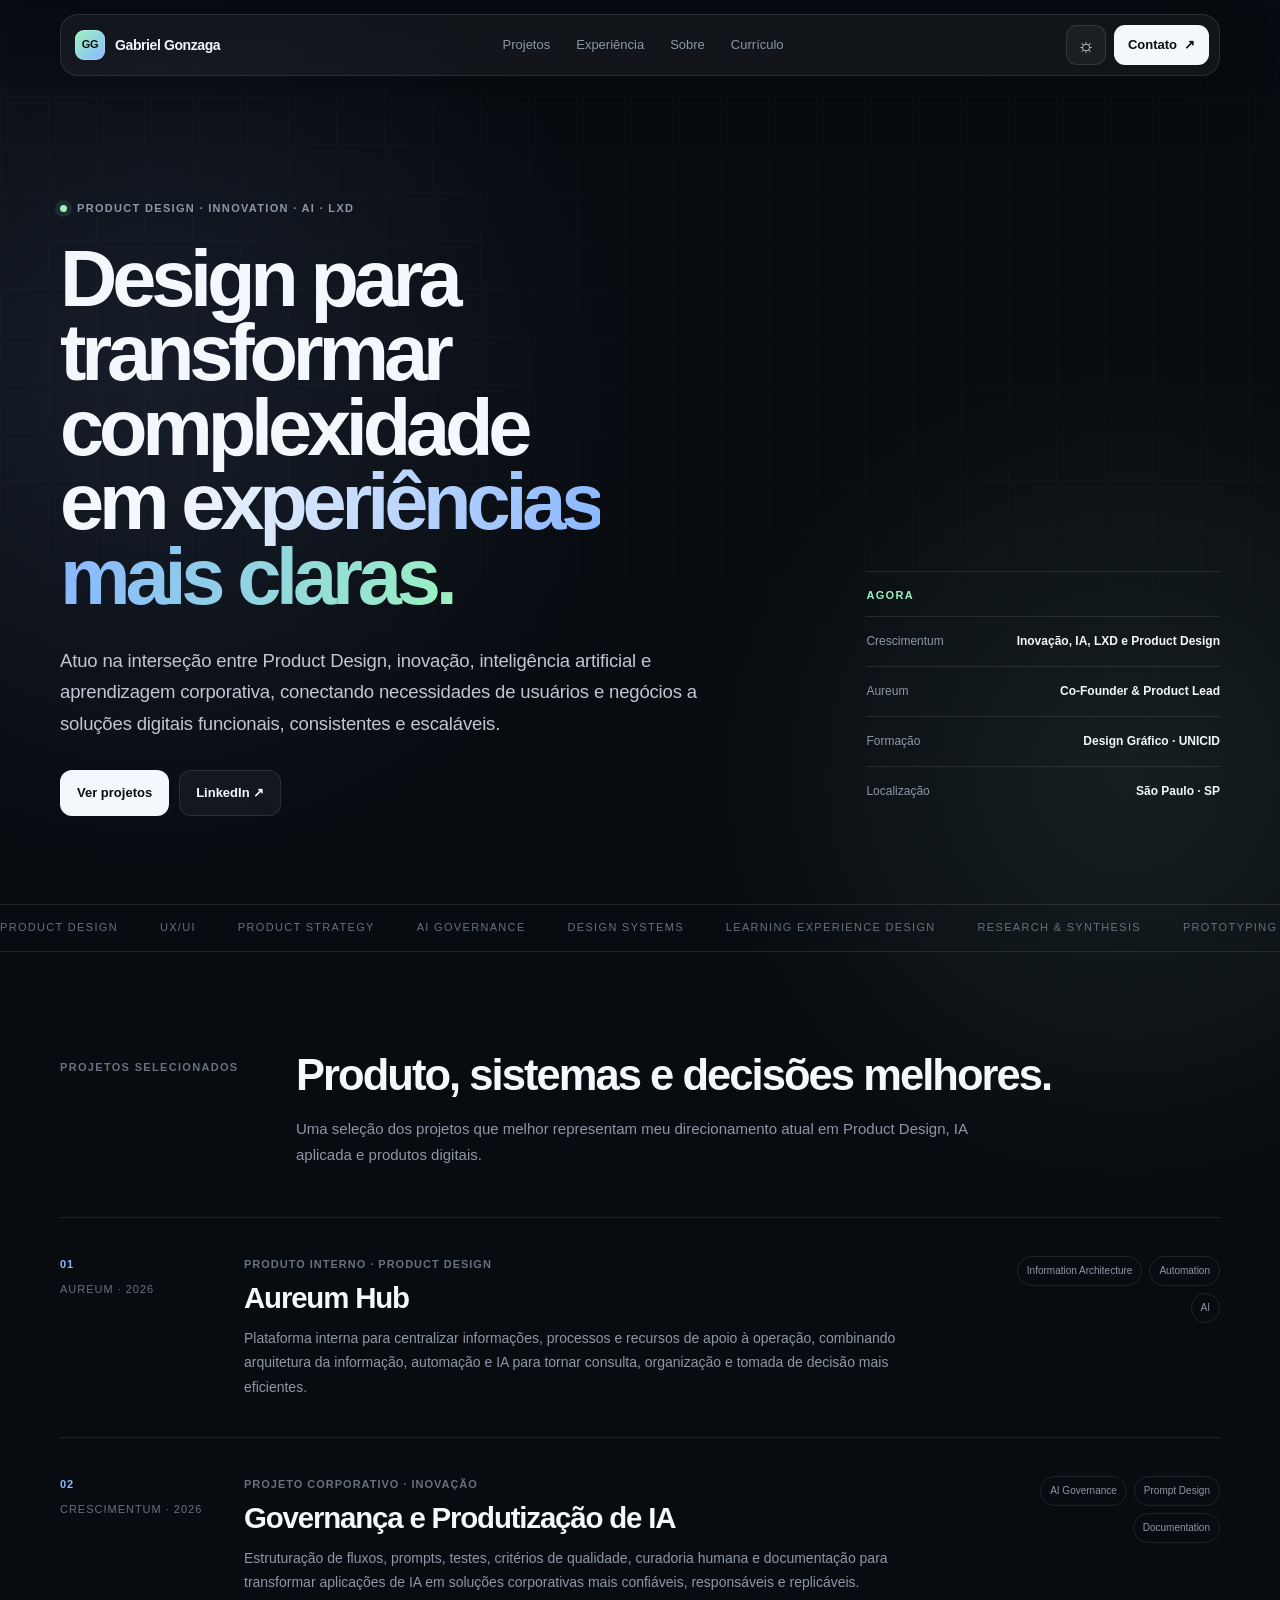
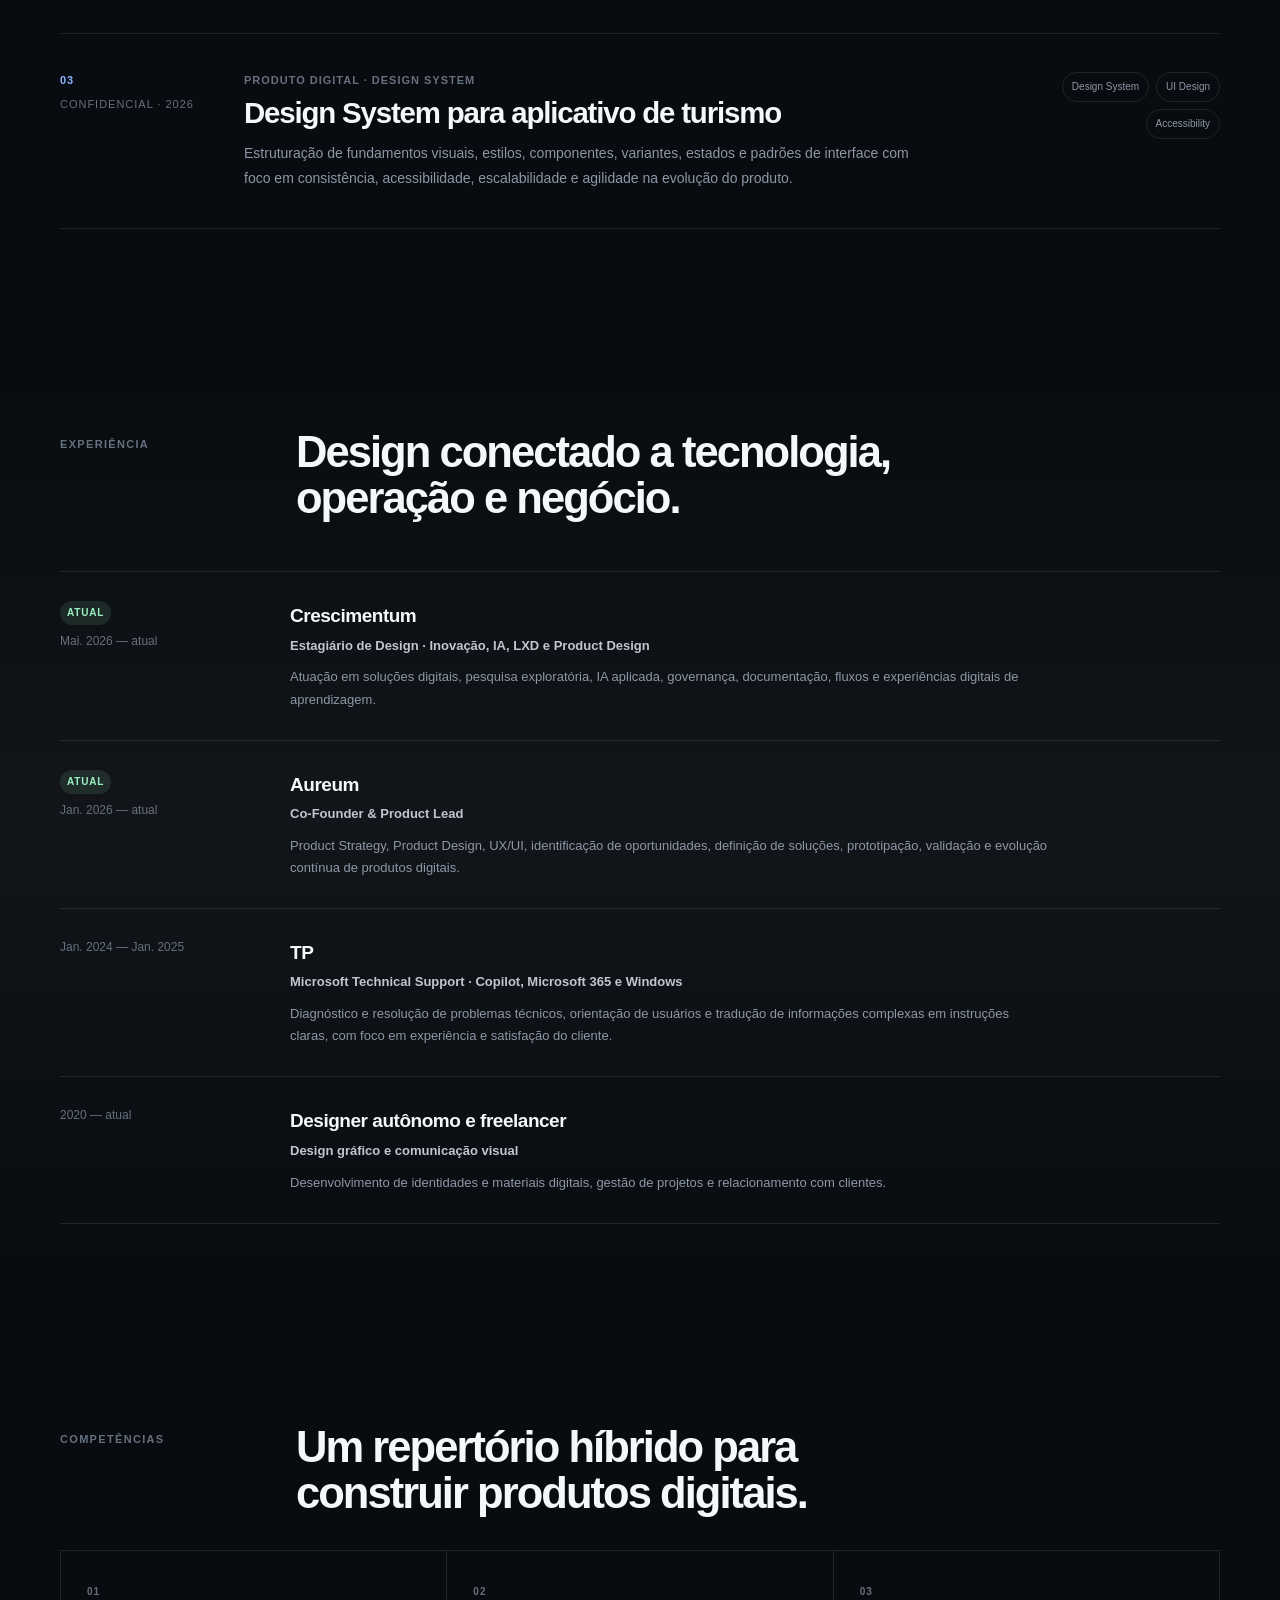
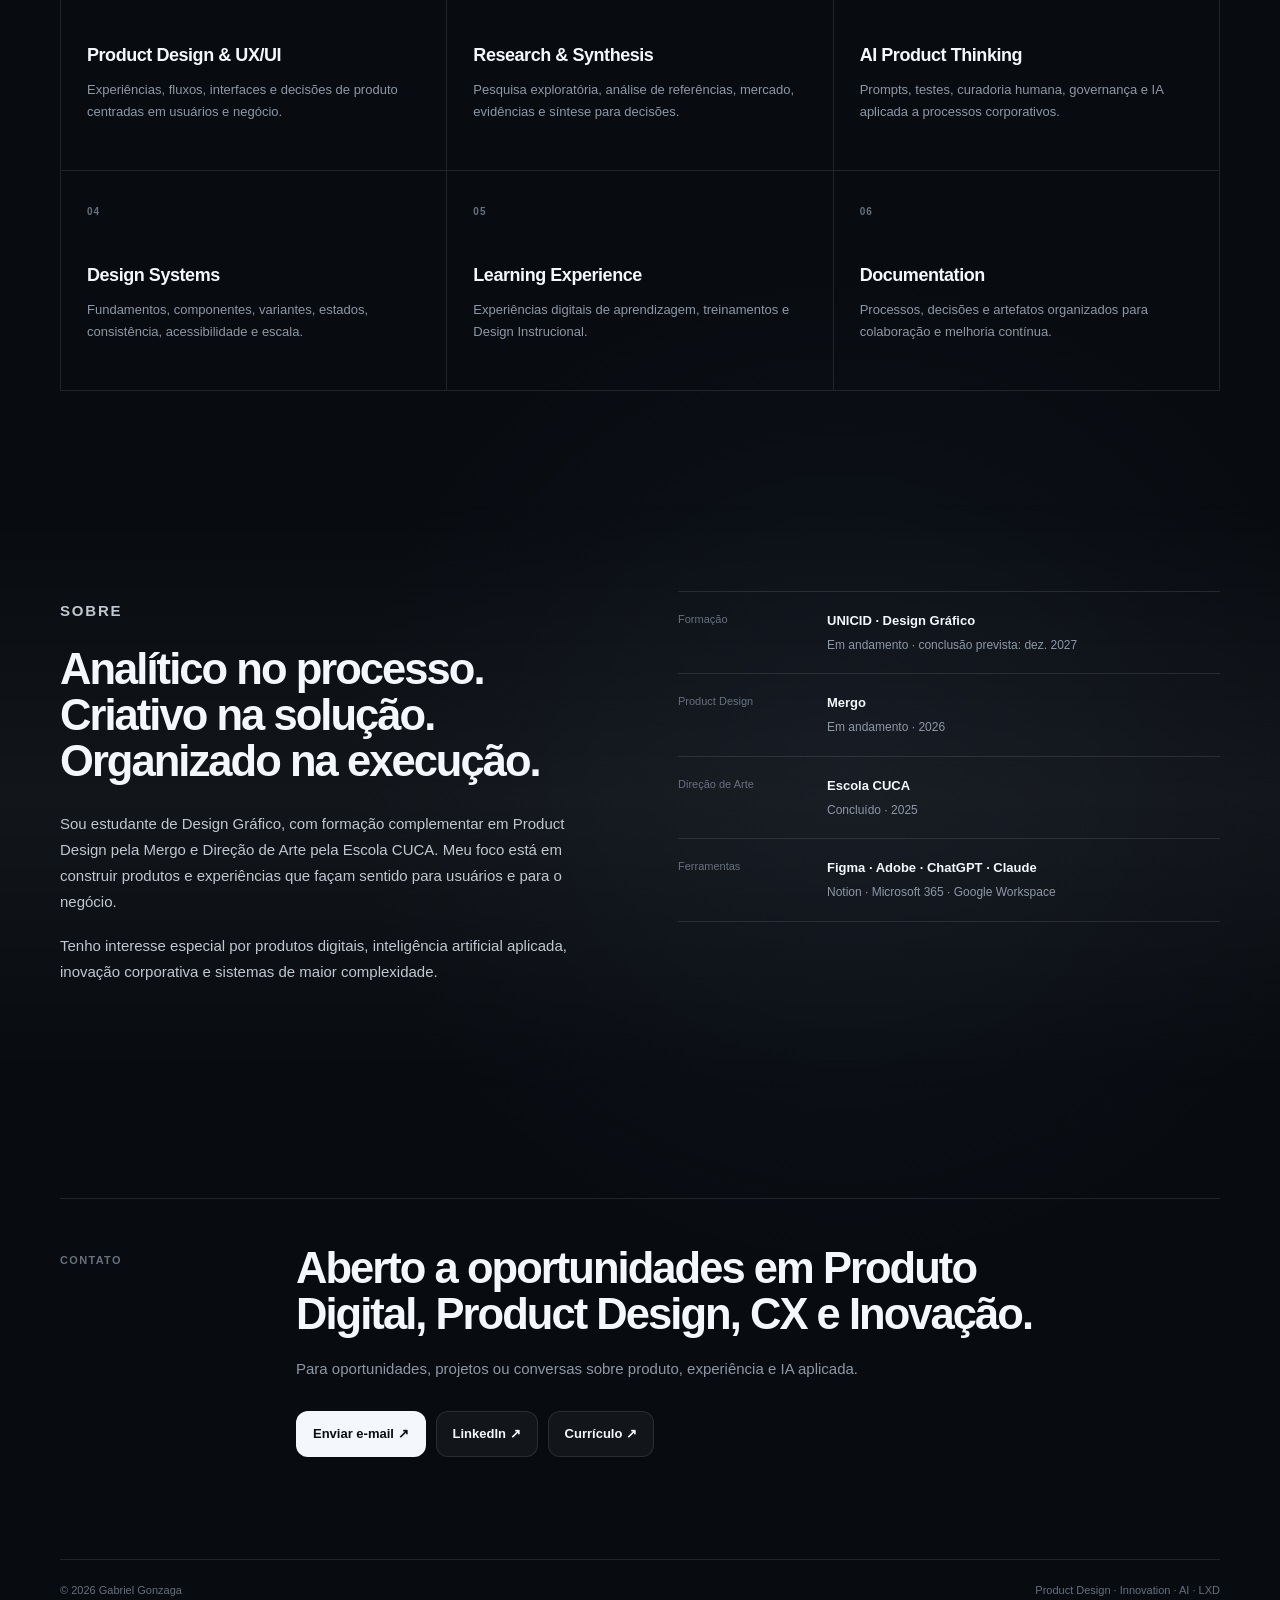
<file: index.html>
<!doctype html>
<html lang="pt-BR" data-theme="dark">
<head>
  <meta charset="utf-8">
  <meta name="viewport" content="width=device-width,initial-scale=1">
  <meta name="description" content="Portfólio de Gabriel Gonzaga — Product Design, Inovação, Inteligência Artificial e LXD.">
  <meta name="theme-color" content="#080b10">
  <title>Gabriel Gonzaga — Product Designer</title>
  <link rel="stylesheet" href="styles.css">
  <script>
    (() => {
      const saved = localStorage.getItem('gg-theme');
      const system = window.matchMedia && window.matchMedia('(prefers-color-scheme: light)').matches ? 'light' : 'dark';
      document.documentElement.dataset.theme = saved || system;
    })();
  </script>
</head>
<body>
  <a class="skip-link" href="#main">Ir para o conteúdo</a>

  <header class="topbar">
    <div class="shell nav-wrap">
      <a class="brand" href="#top" aria-label="Ir para o início">
        <span class="brand-mark" aria-hidden="true">GG</span>
        <span class="brand-name">Gabriel Gonzaga</span>
      </a>

      <nav class="nav-links" aria-label="Navegação principal">
        <a href="#work">Projetos</a>
        <a href="#experience">Experiência</a>
        <a href="#about">Sobre</a>
        <a href="curriculo.html" target="_blank" rel="noopener noreferrer">Currículo</a>
      </nav>

      <div class="nav-actions">
        <button class="theme-toggle" id="themeToggle" type="button" aria-label="Alternar tema claro e escuro" title="Alternar tema">
          <span class="theme-icon theme-icon-sun" aria-hidden="true">☼</span>
          <span class="theme-icon theme-icon-moon" aria-hidden="true">☾</span>
        </button>
        <a class="contact-link" href="mailto:gabrielgonzagasilva@outlook.com">Contato <span aria-hidden="true">↗</span></a>
      </div>
    </div>
  </header>

  <main id="main">
    <section class="hero" id="top">
      <div class="shell hero-layout">
        <div class="hero-copy-block">
          <p class="eyebrow"><span class="status-dot" aria-hidden="true"></span> Product Design · Innovation · AI · LXD</p>
          <h1>Design para transformar complexidade em <span class="gradient-text">experiências mais claras.</span></h1>
          <p class="hero-copy">
            Atuo na interseção entre Product Design, inovação, inteligência artificial e aprendizagem corporativa,
            conectando necessidades de usuários e negócios a soluções digitais funcionais, consistentes e escaláveis.
          </p>
          <div class="hero-actions">
            <a class="button button-primary" href="#work">Ver projetos</a>
            <a class="button button-ghost" href="https://www.linkedin.com/in/gabrielgonzagasilva" target="_blank" rel="noopener noreferrer">LinkedIn ↗</a>
          </div>
        </div>

        <aside class="hero-aside" aria-label="Resumo profissional">
          <p class="micro-label">Agora</p>
          <div class="aside-row"><span>Crescimentum</span><strong>Inovação, IA, LXD e Product Design</strong></div>
          <div class="aside-row"><span>Aureum</span><strong>Co-Founder & Product Lead</strong></div>
          <div class="aside-row"><span>Formação</span><strong>Design Gráfico · UNICID</strong></div>
          <div class="aside-row"><span>Localização</span><strong>São Paulo · SP</strong></div>
        </aside>
      </div>
    </section>

    <div class="ticker" aria-hidden="true">
      <div class="ticker-track">
        <span>Product Design</span><span>UX/UI</span><span>Product Strategy</span><span>AI Governance</span>
        <span>Design Systems</span><span>Learning Experience Design</span><span>Research &amp; Synthesis</span><span>Prototyping</span>
        <span>Product Design</span><span>UX/UI</span><span>Product Strategy</span><span>AI Governance</span>
        <span>Design Systems</span><span>Learning Experience Design</span><span>Research &amp; Synthesis</span><span>Prototyping</span>
      </div>
    </div>

    <section class="section" id="work">
      <div class="shell">
        <div class="section-head">
          <p class="section-kicker">Projetos selecionados</p>
          <div>
            <h2>Produto, sistemas e decisões melhores.</h2>
            <p>Uma seleção dos projetos que melhor representam meu direcionamento atual em Product Design, IA aplicada e produtos digitais.</p>
          </div>
        </div>

        <div class="work-list">
          <article class="work-item">
            <div class="work-meta">
              <span>01</span>
              <span>Aureum · 2026</span>
            </div>
            <div class="work-body">
              <p class="work-type">Produto interno · Product Design</p>
              <h3>Aureum Hub</h3>
              <p>Plataforma interna para centralizar informações, processos e recursos de apoio à operação, combinando arquitetura da informação, automação e IA para tornar consulta, organização e tomada de decisão mais eficientes.</p>
            </div>
            <div class="work-focus" aria-label="Áreas do projeto">
              <span>Information Architecture</span>
              <span>Automation</span>
              <span>AI</span>
            </div>
          </article>

          <article class="work-item">
            <div class="work-meta">
              <span>02</span>
              <span>Crescimentum · 2026</span>
            </div>
            <div class="work-body">
              <p class="work-type">Projeto corporativo · Inovação</p>
              <h3>Governança e Produtização de IA</h3>
              <p>Estruturação de fluxos, prompts, testes, critérios de qualidade, curadoria humana e documentação para transformar aplicações de IA em soluções corporativas mais confiáveis, responsáveis e replicáveis.</p>
            </div>
            <div class="work-focus" aria-label="Áreas do projeto">
              <span>AI Governance</span>
              <span>Prompt Design</span>
              <span>Documentation</span>
            </div>
          </article>

          <article class="work-item">
            <div class="work-meta">
              <span>03</span>
              <span>Confidencial · 2026</span>
            </div>
            <div class="work-body">
              <p class="work-type">Produto digital · Design System</p>
              <h3>Design System para aplicativo de turismo</h3>
              <p>Estruturação de fundamentos visuais, estilos, componentes, variantes, estados e padrões de interface com foco em consistência, acessibilidade, escalabilidade e agilidade na evolução do produto.</p>
            </div>
            <div class="work-focus" aria-label="Áreas do projeto">
              <span>Design System</span>
              <span>UI Design</span>
              <span>Accessibility</span>
            </div>
          </article>
        </div>
      </div>
    </section>

    <section class="section section-soft" id="experience">
      <div class="shell">
        <div class="section-head">
          <p class="section-kicker">Experiência</p>
          <div>
            <h2>Design conectado a tecnologia, operação e negócio.</h2>
          </div>
        </div>

        <div class="timeline">
          <article class="timeline-row">
            <div class="timeline-date"><span class="current-badge">Atual</span><span>Mai. 2026 — atual</span></div>
            <div class="timeline-main"><h3>Crescimentum</h3><p class="role">Estagiário de Design · Inovação, IA, LXD e Product Design</p><p>Atuação em soluções digitais, pesquisa exploratória, IA aplicada, governança, documentação, fluxos e experiências digitais de aprendizagem.</p></div>
          </article>
          <article class="timeline-row">
            <div class="timeline-date"><span class="current-badge">Atual</span><span>Jan. 2026 — atual</span></div>
            <div class="timeline-main"><h3>Aureum</h3><p class="role">Co-Founder & Product Lead</p><p>Product Strategy, Product Design, UX/UI, identificação de oportunidades, definição de soluções, prototipação, validação e evolução contínua de produtos digitais.</p></div>
          </article>
          <article class="timeline-row">
            <div class="timeline-date"><span>Jan. 2024 — Jan. 2025</span></div>
            <div class="timeline-main"><h3>TP</h3><p class="role">Microsoft Technical Support · Copilot, Microsoft 365 e Windows</p><p>Diagnóstico e resolução de problemas técnicos, orientação de usuários e tradução de informações complexas em instruções claras, com foco em experiência e satisfação do cliente.</p></div>
          </article>
          <article class="timeline-row">
            <div class="timeline-date"><span>2020 — atual</span></div>
            <div class="timeline-main"><h3>Designer autônomo e freelancer</h3><p class="role">Design gráfico e comunicação visual</p><p>Desenvolvimento de identidades e materiais digitais, gestão de projetos e relacionamento com clientes.</p></div>
          </article>
        </div>
      </div>
    </section>

    <section class="section" id="capabilities">
      <div class="shell">
        <div class="section-head compact-head">
          <p class="section-kicker">Competências</p>
          <div><h2>Um repertório híbrido para construir produtos digitais.</h2></div>
        </div>
        <div class="capability-grid">
          <div class="capability"><span>01</span><h3>Product Design & UX/UI</h3><p>Experiências, fluxos, interfaces e decisões de produto centradas em usuários e negócio.</p></div>
          <div class="capability"><span>02</span><h3>Research & Synthesis</h3><p>Pesquisa exploratória, análise de referências, mercado, evidências e síntese para decisões.</p></div>
          <div class="capability"><span>03</span><h3>AI Product Thinking</h3><p>Prompts, testes, curadoria humana, governança e IA aplicada a processos corporativos.</p></div>
          <div class="capability"><span>04</span><h3>Design Systems</h3><p>Fundamentos, componentes, variantes, estados, consistência, acessibilidade e escala.</p></div>
          <div class="capability"><span>05</span><h3>Learning Experience</h3><p>Experiências digitais de aprendizagem, treinamentos e Design Instrucional.</p></div>
          <div class="capability"><span>06</span><h3>Documentation</h3><p>Processos, decisões e artefatos organizados para colaboração e melhoria contínua.</p></div>
        </div>
      </div>
    </section>

    <section class="section section-soft" id="about">
      <div class="shell about-layout">
        <div class="about-copy">
          <p class="section-kicker">Sobre</p>
          <h2>Analítico no processo. Criativo na solução. Organizado na execução.</h2>
          <p>Sou estudante de Design Gráfico, com formação complementar em Product Design pela Mergo e Direção de Arte pela Escola CUCA. Meu foco está em construir produtos e experiências que façam sentido para usuários e para o negócio.</p>
          <p>Tenho interesse especial por produtos digitais, inteligência artificial aplicada, inovação corporativa e sistemas de maior complexidade.</p>
        </div>

        <div class="facts">
          <div class="fact"><span>Formação</span><div><strong>UNICID · Design Gráfico</strong><small>Em andamento · conclusão prevista: dez. 2027</small></div></div>
          <div class="fact"><span>Product Design</span><div><strong>Mergo</strong><small>Em andamento · 2026</small></div></div>
          <div class="fact"><span>Direção de Arte</span><div><strong>Escola CUCA</strong><small>Concluído · 2025</small></div></div>
          <div class="fact"><span>Ferramentas</span><div><strong>Figma · Adobe · ChatGPT · Claude</strong><small>Notion · Microsoft 365 · Google Workspace</small></div></div>
        </div>
      </div>
    </section>

    <section class="contact-section" id="contact">
      <div class="shell contact-layout">
        <p class="section-kicker">Contato</p>
        <div>
          <h2>Aberto a oportunidades em Produto Digital, Product Design, CX e Inovação.</h2>
          <p>Para oportunidades, projetos ou conversas sobre produto, experiência e IA aplicada.</p>
          <div class="hero-actions">
            <a class="button button-primary" href="mailto:gabrielgonzagasilva@outlook.com">Enviar e-mail ↗</a>
            <a class="button button-ghost" href="https://www.linkedin.com/in/gabrielgonzagasilva" target="_blank" rel="noopener noreferrer">LinkedIn ↗</a>
            <a class="button button-ghost" href="curriculo.html" target="_blank" rel="noopener noreferrer">Currículo ↗</a>
          </div>
        </div>
      </div>
    </section>
  </main>

  <footer>
    <div class="shell footer-wrap">
      <span>© <span id="year"></span> Gabriel Gonzaga</span>
      <span>Product Design · Innovation · AI · LXD</span>
    </div>
  </footer>

  <script src="theme.js"></script>
</body>
</html>
</file>
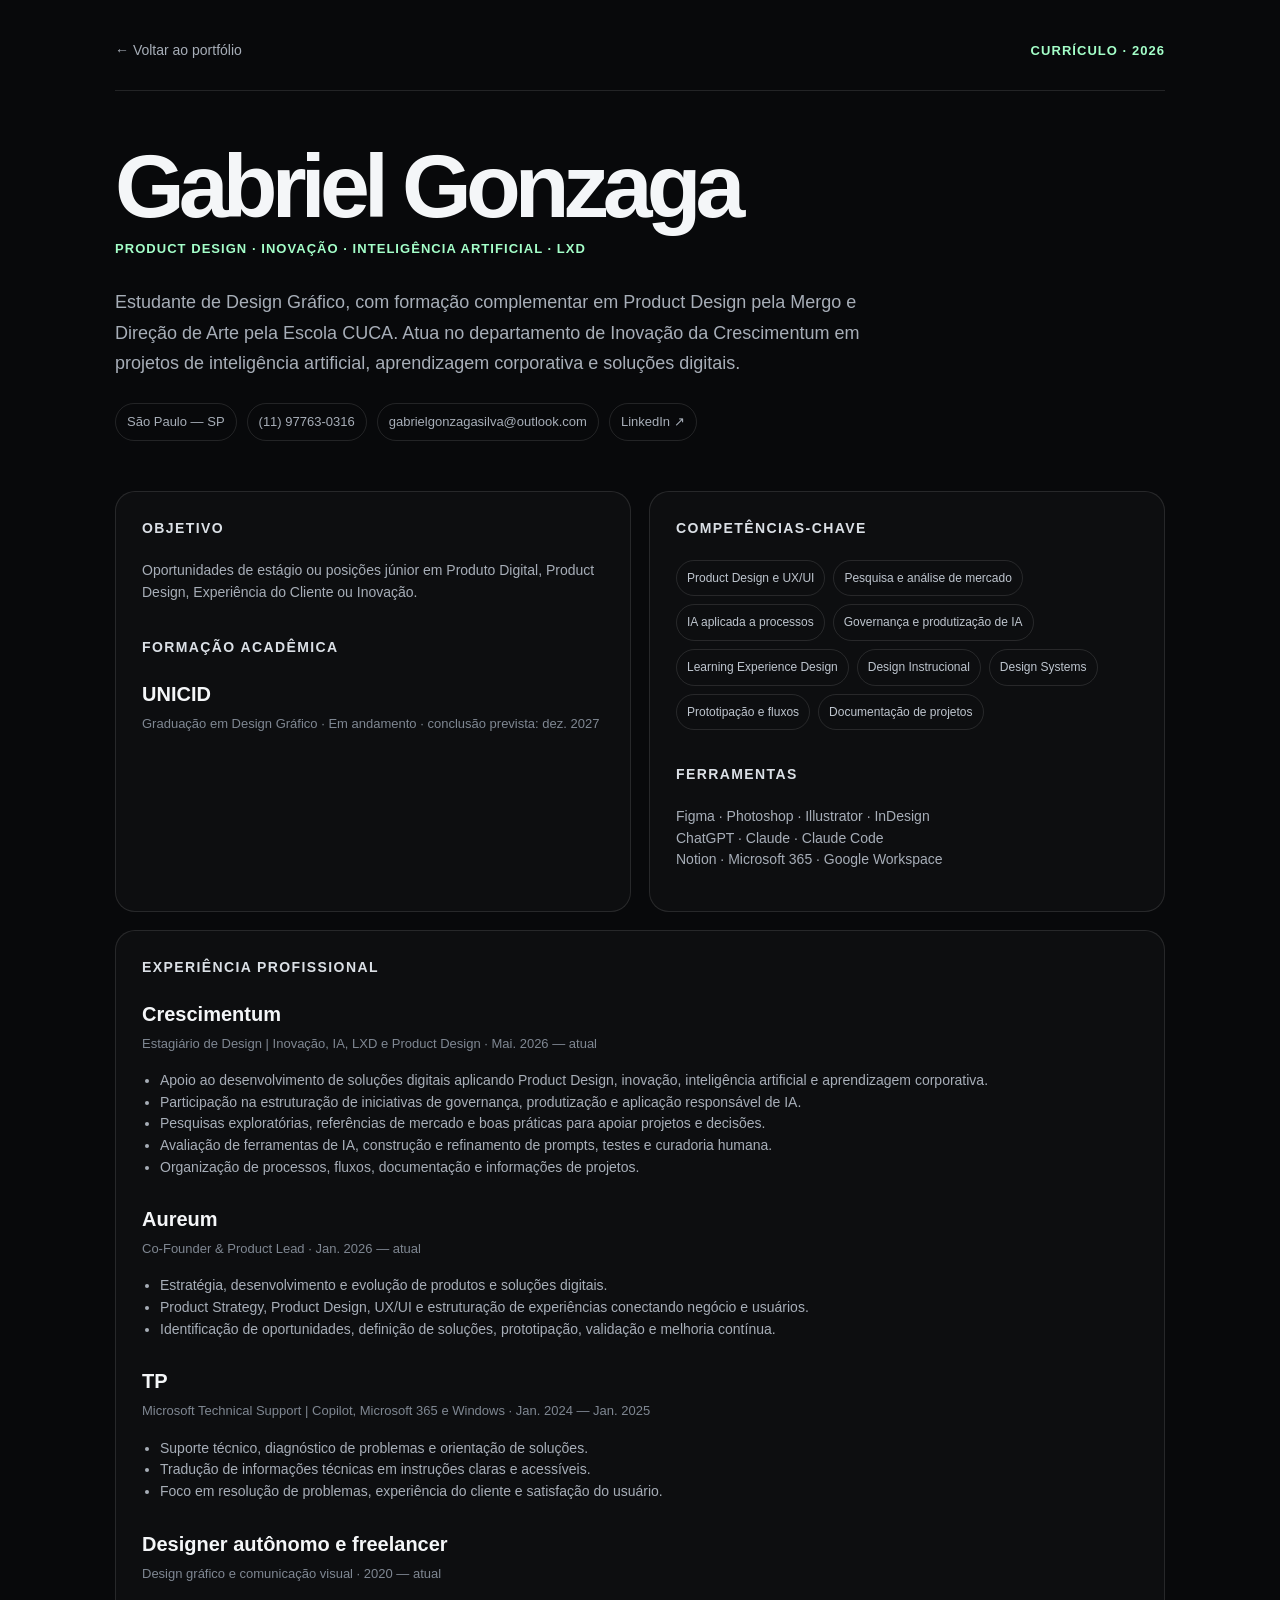
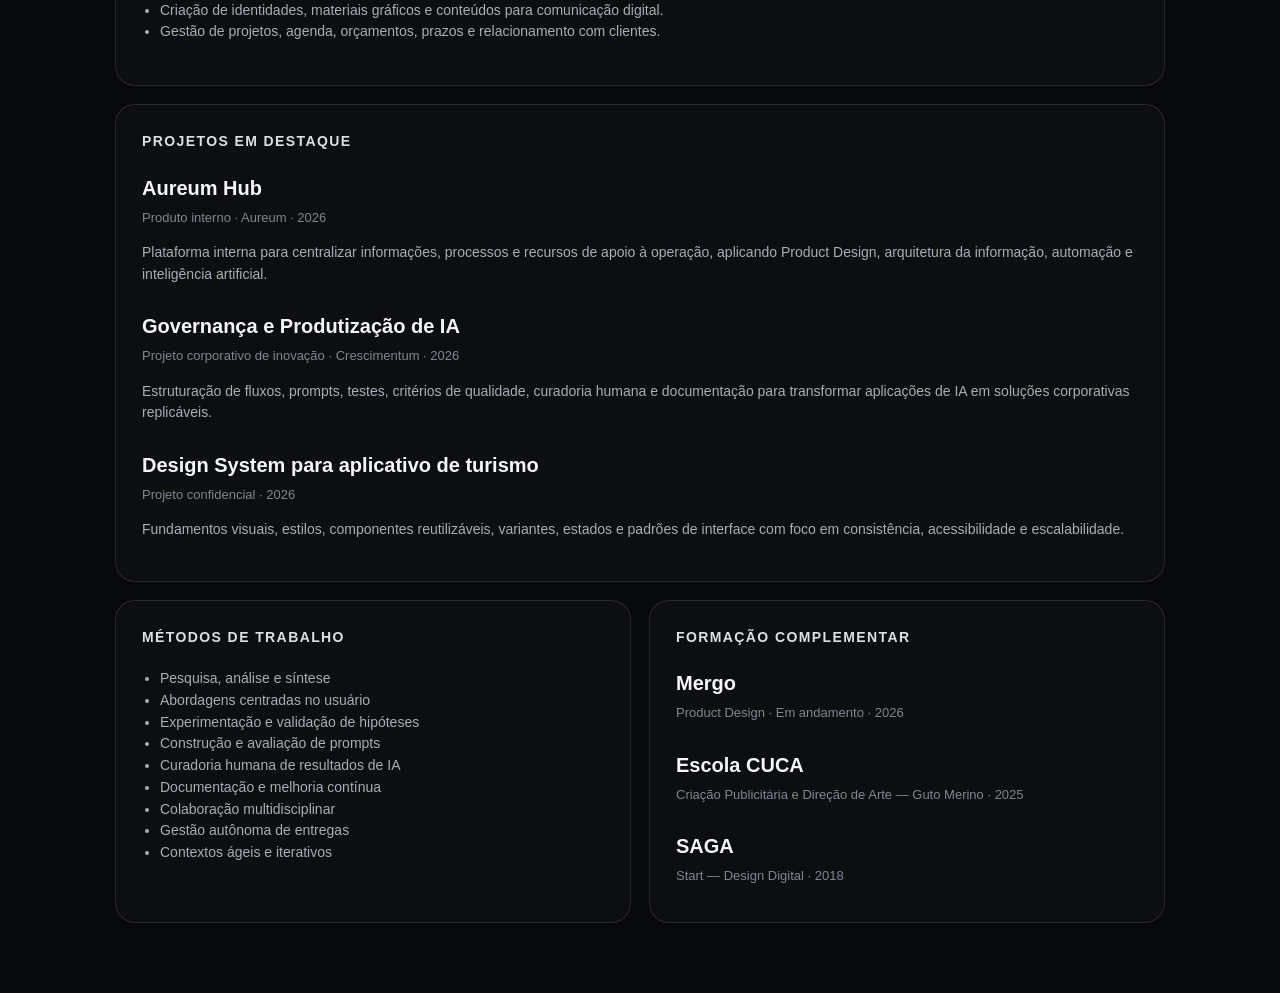
<file: curriculo.html>
<!doctype html><html lang="pt-BR"><head><meta charset="utf-8"><meta name="viewport" content="width=device-width,initial-scale=1"><title>Gabriel Gonzaga — Currículo</title><style>:root{--bg:#08090b;--panel:#101216;--line:rgba(255,255,255,.11);--text:#f4f6f8;--muted:#a7aeb8;--a:#a4ffc9;--max:1050px}*{box-sizing:border-box}body{margin:0;background:var(--bg);color:var(--text);font-family:Inter,ui-sans-serif,-apple-system,BlinkMacSystemFont,"Segoe UI",sans-serif;line-height:1.55}.wrap{width:min(calc(100% - 32px),var(--max));margin:auto;padding:40px 0 70px}.top{display:flex;justify-content:space-between;gap:20px;align-items:center;padding-bottom:28px;border-bottom:1px solid var(--line)}a{color:inherit}.back{font-size:14px;text-decoration:none;color:var(--muted)}h1{font-size:clamp(2.8rem,7vw,5.8rem);letter-spacing:-.065em;line-height:.92;margin:54px 0 12px}.role{color:var(--a);text-transform:uppercase;letter-spacing:.08em;font-size:13px;font-weight:700}.lead{max-width:800px;color:var(--muted);font-size:18px;line-height:1.7;margin:28px 0 0}.grid{display:grid;grid-template-columns:1fr 1fr;gap:18px;margin-top:50px}.card{border:1px solid var(--line);border-radius:20px;padding:26px;background:rgba(255,255,255,.025)}.wide{grid-column:1/-1}.card h2{font-size:14px;text-transform:uppercase;letter-spacing:.1em;color:#dbe0e6;margin:0 0 20px}.card h3{font-size:20px;margin:26px 0 4px}.card h3:first-of-type{margin-top:0}.meta{color:#7f8792;font-size:13px;margin-bottom:10px}.card p,.card li{color:var(--muted);font-size:14px}.card ul{padding-left:18px}.chips{display:flex;flex-wrap:wrap;gap:8px}.chip{border:1px solid var(--line);border-radius:999px;padding:8px 10px;color:#bec5ce;font-size:12px}.contact{display:flex;flex-wrap:wrap;gap:10px;margin-top:24px}.contact a,.contact span{font-size:13px;color:var(--muted);text-decoration:none;border:1px solid var(--line);border-radius:999px;padding:8px 11px}@media(max-width:700px){.grid{grid-template-columns:1fr}.wide{grid-column:auto}.top{align-items:flex-start;flex-direction:column}}</style></head><body><main class="wrap"><div class="top"><a class="back" href="index.html">← Voltar ao portfólio</a><span class="role">Currículo · 2026</span></div><h1>Gabriel Gonzaga</h1><div class="role">Product Design · Inovação · Inteligência Artificial · LXD</div><p class="lead">Estudante de Design Gráfico, com formação complementar em Product Design pela Mergo e Direção de Arte pela Escola CUCA. Atua no departamento de Inovação da Crescimentum em projetos de inteligência artificial, aprendizagem corporativa e soluções digitais.</p><div class="contact"><span>São Paulo — SP</span><a href="tel:+5511977630316">(11) 97763-0316</a><a href="mailto:gabrielgonzagasilva@outlook.com">gabrielgonzagasilva@outlook.com</a><a href="https://www.linkedin.com/in/gabrielgonzagasilva" target="_blank">LinkedIn ↗</a></div><div class="grid"><section class="card"><h2>Objetivo</h2><p>Oportunidades de estágio ou posições júnior em Produto Digital, Product Design, Experiência do Cliente ou Inovação.</p><h2 style="margin-top:34px">Formação acadêmica</h2><h3>UNICID</h3><div class="meta">Graduação em Design Gráfico · Em andamento · conclusão prevista: dez. 2027</div></section><section class="card"><h2>Competências-chave</h2><div class="chips"><span class="chip">Product Design e UX/UI</span><span class="chip">Pesquisa e análise de mercado</span><span class="chip">IA aplicada a processos</span><span class="chip">Governança e produtização de IA</span><span class="chip">Learning Experience Design</span><span class="chip">Design Instrucional</span><span class="chip">Design Systems</span><span class="chip">Prototipação e fluxos</span><span class="chip">Documentação de projetos</span></div><h2 style="margin-top:34px">Ferramentas</h2><p>Figma · Photoshop · Illustrator · InDesign<br>ChatGPT · Claude · Claude Code<br>Notion · Microsoft 365 · Google Workspace</p></section><section class="card wide"><h2>Experiência profissional</h2><h3>Crescimentum</h3><div class="meta">Estagiário de Design | Inovação, IA, LXD e Product Design · Mai. 2026 — atual</div><ul><li>Apoio ao desenvolvimento de soluções digitais aplicando Product Design, inovação, inteligência artificial e aprendizagem corporativa.</li><li>Participação na estruturação de iniciativas de governança, produtização e aplicação responsável de IA.</li><li>Pesquisas exploratórias, referências de mercado e boas práticas para apoiar projetos e decisões.</li><li>Avaliação de ferramentas de IA, construção e refinamento de prompts, testes e curadoria humana.</li><li>Organização de processos, fluxos, documentação e informações de projetos.</li></ul><h3>Aureum</h3><div class="meta">Co-Founder & Product Lead · Jan. 2026 — atual</div><ul><li>Estratégia, desenvolvimento e evolução de produtos e soluções digitais.</li><li>Product Strategy, Product Design, UX/UI e estruturação de experiências conectando negócio e usuários.</li><li>Identificação de oportunidades, definição de soluções, prototipação, validação e melhoria contínua.</li></ul><h3>TP</h3><div class="meta">Microsoft Technical Support | Copilot, Microsoft 365 e Windows · Jan. 2024 — Jan. 2025</div><ul><li>Suporte técnico, diagnóstico de problemas e orientação de soluções.</li><li>Tradução de informações técnicas em instruções claras e acessíveis.</li><li>Foco em resolução de problemas, experiência do cliente e satisfação do usuário.</li></ul><h3>Designer autônomo e freelancer</h3><div class="meta">Design gráfico e comunicação visual · 2020 — atual</div><ul><li>Criação de identidades, materiais gráficos e conteúdos para comunicação digital.</li><li>Gestão de projetos, agenda, orçamentos, prazos e relacionamento com clientes.</li></ul></section><section class="card wide"><h2>Projetos em destaque</h2><h3>Aureum Hub</h3><div class="meta">Produto interno · Aureum · 2026</div><p>Plataforma interna para centralizar informações, processos e recursos de apoio à operação, aplicando Product Design, arquitetura da informação, automação e inteligência artificial.</p><h3>Governança e Produtização de IA</h3><div class="meta">Projeto corporativo de inovação · Crescimentum · 2026</div><p>Estruturação de fluxos, prompts, testes, critérios de qualidade, curadoria humana e documentação para transformar aplicações de IA em soluções corporativas replicáveis.</p><h3>Design System para aplicativo de turismo</h3><div class="meta">Projeto confidencial · 2026</div><p>Fundamentos visuais, estilos, componentes reutilizáveis, variantes, estados e padrões de interface com foco em consistência, acessibilidade e escalabilidade.</p></section><section class="card"><h2>Métodos de trabalho</h2><ul><li>Pesquisa, análise e síntese</li><li>Abordagens centradas no usuário</li><li>Experimentação e validação de hipóteses</li><li>Construção e avaliação de prompts</li><li>Curadoria humana de resultados de IA</li><li>Documentação e melhoria contínua</li><li>Colaboração multidisciplinar</li><li>Gestão autônoma de entregas</li><li>Contextos ágeis e iterativos</li></ul></section><section class="card"><h2>Formação complementar</h2><h3>Mergo</h3><div class="meta">Product Design · Em andamento · 2026</div><h3>Escola CUCA</h3><div class="meta">Criação Publicitária e Direção de Arte — Guto Merino · 2025</div><h3>SAGA</h3><div class="meta">Start — Design Digital · 2018</div></section></div></main></body></html>
</file>
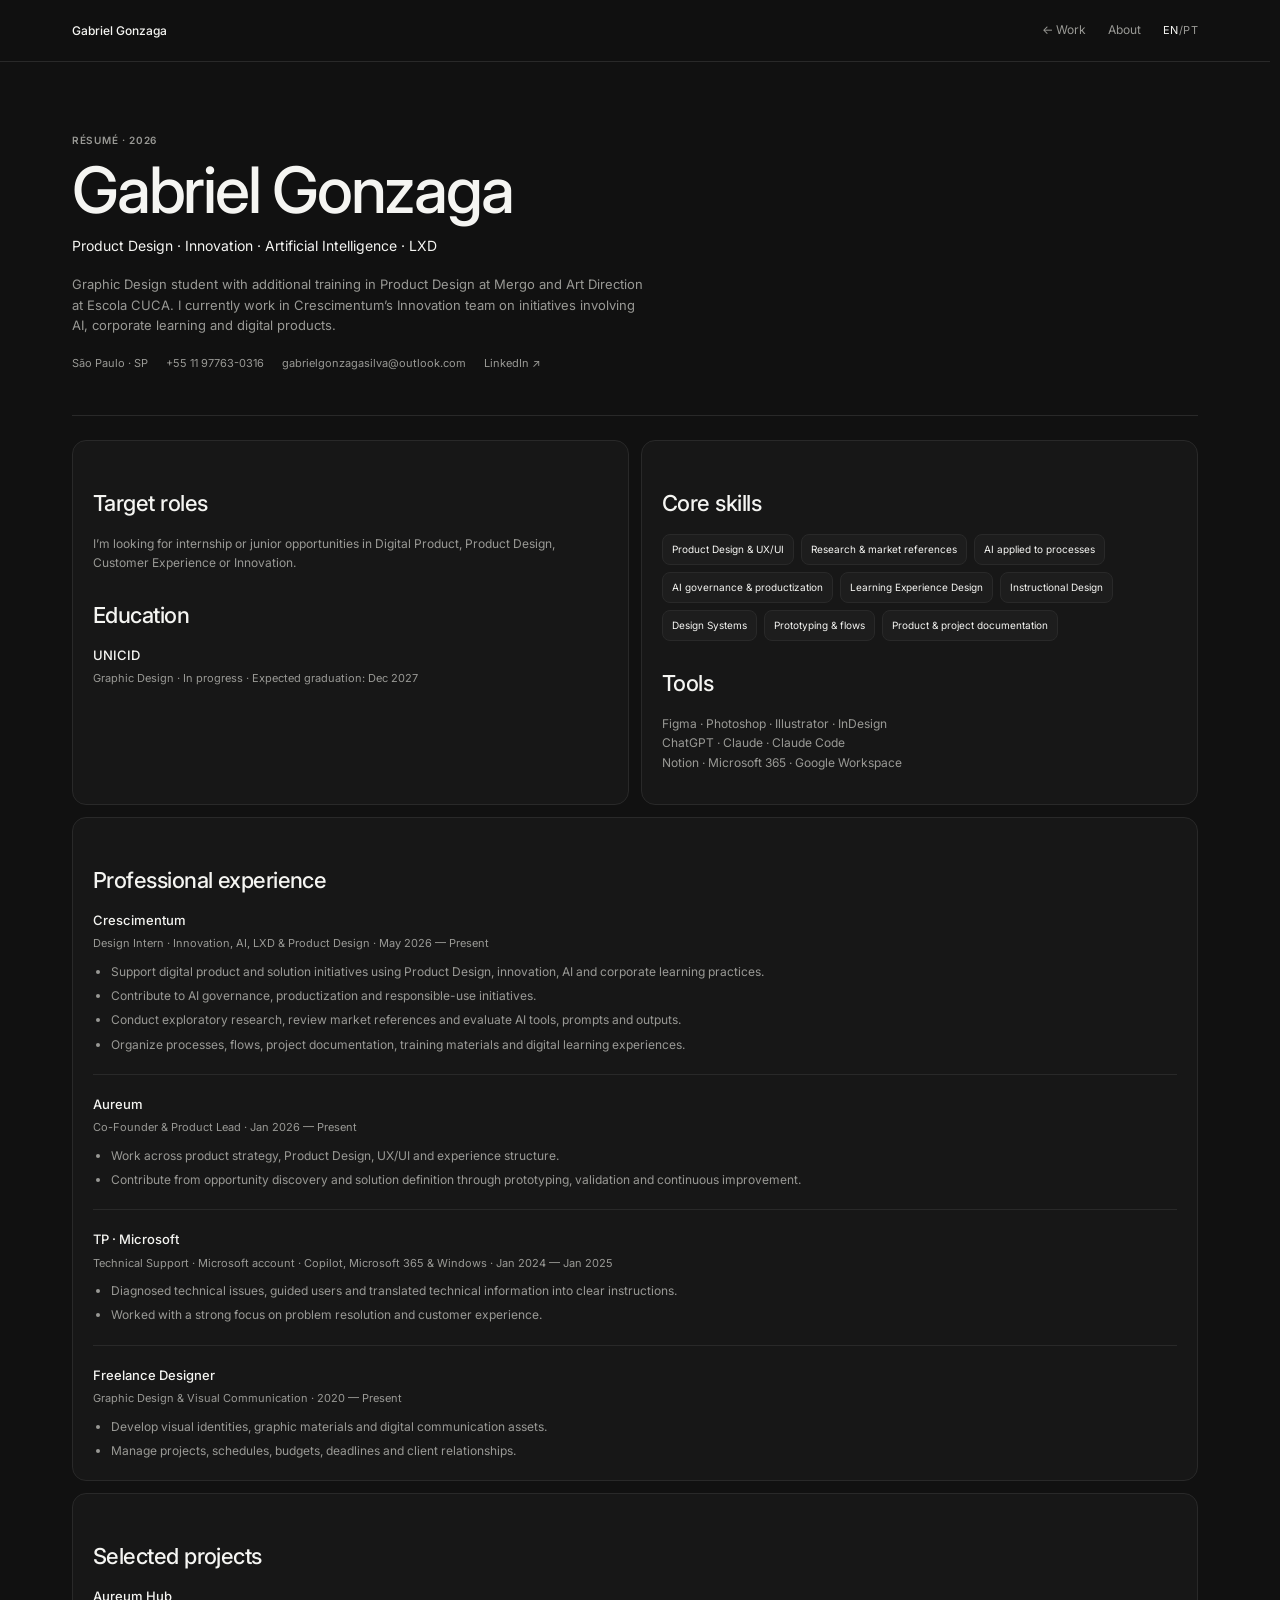
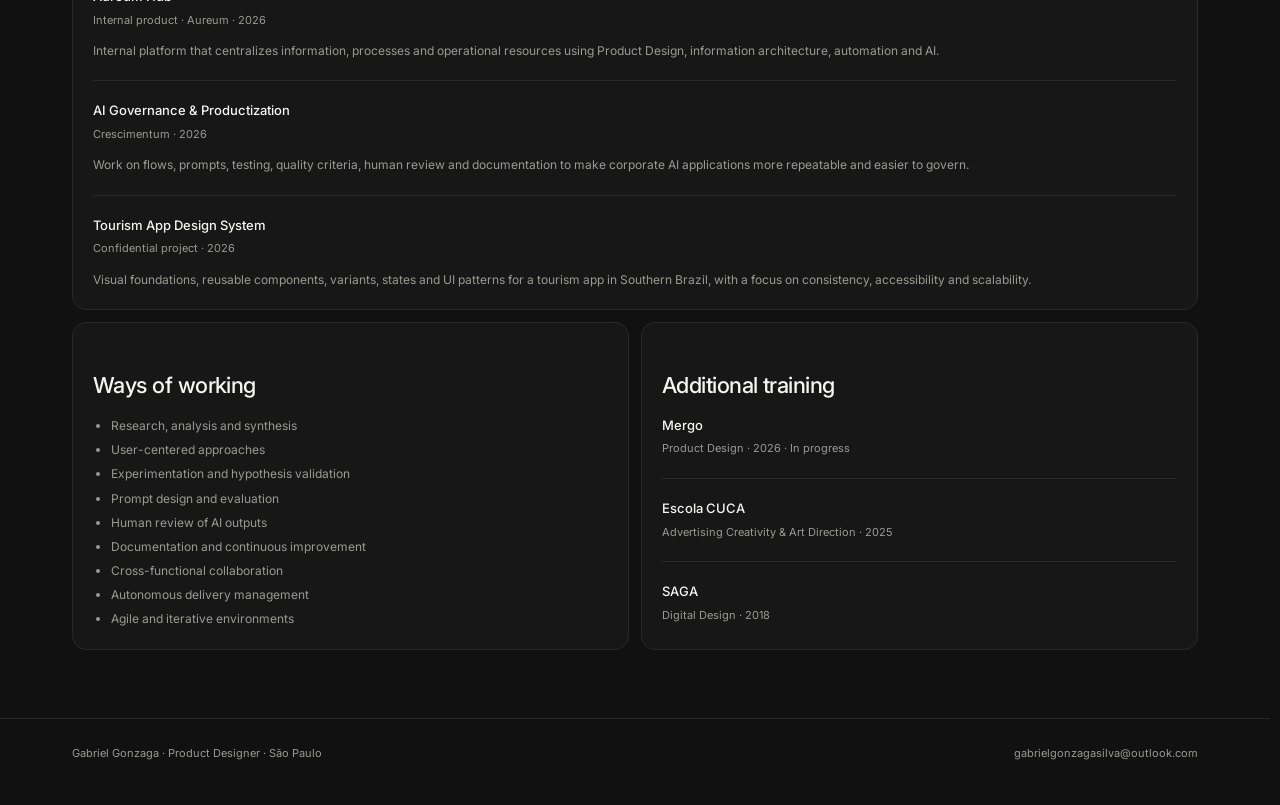
<file: portfolio/curriculo.html>
<!doctype html>
<html lang="en" data-lang="en">
<head>
<meta charset="utf-8">
<meta name="viewport" content="width=device-width,initial-scale=1,viewport-fit=cover">
<meta name="theme-color" content="#111111">
<meta name="description" content="Gabriel Gonzaga — Product Design, Innovation, AI and LXD résumé.">
<link rel="icon" type="image/svg+xml" href="favicon.svg">
<title>Résumé — Gabriel Gonzaga</title>
<link rel="stylesheet" href="figma-portfolio.css">
<script src="figma-portfolio.js" defer></script>
</head>
<body class="resume-page">
<header class="site-header">
  <div class="container header-inner">
    <a class="brand" href="index.html">Gabriel Gonzaga</a>
    <nav class="nav" aria-label="Primary navigation">
      <a href="index.html#work" data-en="← Work" data-pt="← Projetos">← Work</a>
      <a href="about.html" data-en="About" data-pt="Sobre">About</a>
      <button class="lang-toggle" type="button" data-lang-toggle><span class="active" data-lang-en>EN</span> / <span data-lang-pt>PT</span></button>
    </nav>
  </div>
</header>

<main class="resume-main">
  <div class="container">
    <header class="resume-hero">
      <p class="eyebrow" data-en="Résumé · 2026" data-pt="Currículo · 2026">Résumé · 2026</p>
      <h1>Gabriel Gonzaga</h1>
      <p class="resume-role">Product Design · <span data-en="Innovation" data-pt="Inovação">Innovation</span> · <span data-en="Artificial Intelligence" data-pt="Inteligência Artificial">Artificial Intelligence</span> · LXD</p>
      <p class="resume-lead" data-en="Graphic Design student with additional training in Product Design at Mergo and Art Direction at Escola CUCA. I currently work in Crescimentum’s Innovation team on initiatives involving AI, corporate learning and digital products." data-pt="Estudante de Design Gráfico, com formação complementar em Product Design pela Mergo e Direção de Arte pela Escola CUCA. Atualmente atuo no time de Inovação da Crescimentum em iniciativas de IA, aprendizagem corporativa e produtos digitais.">Graphic Design student with additional training in Product Design at Mergo and Art Direction at Escola CUCA. I currently work in Crescimentum’s Innovation team on initiatives involving AI, corporate learning and digital products.</p>
      <div class="resume-contact"><span>São Paulo · SP</span><a href="tel:+5511977630316">+55 11 97763-0316</a><a href="mailto:gabrielgonzagasilva@outlook.com">gabrielgonzagasilva@outlook.com</a><a href="https://www.linkedin.com/in/gabrielgonzagasilva/" target="_blank" rel="noopener noreferrer">LinkedIn ↗</a></div>
    </header>

    <div class="resume-grid">
      <section class="resume-card">
        <p class="eyebrow" data-en="Target roles" data-pt="Objetivo profissional">Target roles</p>
        <h2 data-en="Target roles" data-pt="Objetivo profissional">Target roles</h2>
        <p data-en="I’m looking for internship or junior opportunities in Digital Product, Product Design, Customer Experience or Innovation." data-pt="Busco oportunidades de estágio ou posições júnior em Produto Digital, Product Design, Experiência do Cliente ou Inovação.">I’m looking for internship or junior opportunities in Digital Product, Product Design, Customer Experience or Innovation.</p>
        <h2 data-en="Education" data-pt="Formação acadêmica">Education</h2>
        <h3>UNICID</h3>
        <p class="resume-meta" data-en="Graphic Design · In progress · Expected graduation: Dec 2027" data-pt="Design Gráfico · Em andamento · Conclusão prevista: dez. 2027">Graphic Design · In progress · Expected graduation: Dec 2027</p>
      </section>

      <section class="resume-card">
        <p class="eyebrow" data-en="Core skills" data-pt="Competências principais">Core skills</p>
        <h2 data-en="Core skills" data-pt="Competências principais">Core skills</h2>
        <div class="resume-tools"><span>Product Design & UX/UI</span><span data-en="Research & market references" data-pt="Pesquisa e referências de mercado">Research & market references</span><span data-en="AI applied to processes" data-pt="IA aplicada a processos">AI applied to processes</span><span data-en="AI governance & productization" data-pt="Governança e produtização de IA">AI governance & productization</span><span>Learning Experience Design</span><span data-en="Instructional Design" data-pt="Design Instrucional">Instructional Design</span><span>Design Systems</span><span data-en="Prototyping & flows" data-pt="Prototipação e fluxos">Prototyping & flows</span><span data-en="Product & project documentation" data-pt="Documentação de produto e projetos">Product & project documentation</span></div>
        <h2 data-en="Tools" data-pt="Ferramentas">Tools</h2>
        <p>Figma · Photoshop · Illustrator · InDesign<br>ChatGPT · Claude · Claude Code<br>Notion · Microsoft 365 · Google Workspace</p>
      </section>

      <section class="resume-card resume-wide">
        <p class="eyebrow" data-en="Professional experience" data-pt="Experiência profissional">Professional experience</p>
        <h2 data-en="Professional experience" data-pt="Experiência profissional">Professional experience</h2>
        <div class="resume-job"><h3>Crescimentum</h3><p class="resume-meta" data-en="Design Intern · Innovation, AI, LXD & Product Design · May 2026 — Present" data-pt="Estagiário de Design · Inovação, IA, LXD e Product Design · Mai. 2026 — atual">Design Intern · Innovation, AI, LXD & Product Design · May 2026 — Present</p><ul><li data-en="Support digital product and solution initiatives using Product Design, innovation, AI and corporate learning practices." data-pt="Apoio iniciativas de produtos e soluções digitais com práticas de Product Design, inovação, IA e aprendizagem corporativa.">Support digital product and solution initiatives using Product Design, innovation, AI and corporate learning practices.</li><li data-en="Contribute to AI governance, productization and responsible-use initiatives." data-pt="Participo de iniciativas de governança, produtização e uso responsável de IA.">Contribute to AI governance, productization and responsible-use initiatives.</li><li data-en="Conduct exploratory research, review market references and evaluate AI tools, prompts and outputs." data-pt="Realizo pesquisas exploratórias, analiso referências de mercado e avalio ferramentas, prompts e saídas de IA.">Conduct exploratory research, review market references and evaluate AI tools, prompts and outputs.</li><li data-en="Organize processes, flows, project documentation, training materials and digital learning experiences." data-pt="Estruturo processos, fluxos, documentação de projetos, materiais de treinamento e experiências digitais de aprendizagem.">Organize processes, flows, project documentation, training materials and digital learning experiences.</li></ul></div>
        <div class="resume-job"><h3>Aureum</h3><p class="resume-meta" data-en="Co-Founder & Product Lead · Jan 2026 — Present" data-pt="Co-fundador & Product Lead · Jan. 2026 — atual">Co-Founder & Product Lead · Jan 2026 — Present</p><ul><li data-en="Work across product strategy, Product Design, UX/UI and experience structure." data-pt="Atuo em estratégia de produto, Product Design, UX/UI e estruturação de experiências.">Work across product strategy, Product Design, UX/UI and experience structure.</li><li data-en="Contribute from opportunity discovery and solution definition through prototyping, validation and continuous improvement." data-pt="Participo da identificação de oportunidades e definição de soluções até prototipação, validação e melhoria contínua.">Contribute from opportunity discovery and solution definition through prototyping, validation and continuous improvement.</li></ul></div>
        <div class="resume-job"><h3>TP · Microsoft</h3><p class="resume-meta" data-en="Technical Support · Microsoft account · Copilot, Microsoft 365 & Windows · Jan 2024 — Jan 2025" data-pt="Suporte Técnico · operação Microsoft · Copilot, Microsoft 365 e Windows · Jan. 2024 — jan. 2025">Technical Support · Microsoft account · Copilot, Microsoft 365 & Windows · Jan 2024 — Jan 2025</p><ul><li data-en="Diagnosed technical issues, guided users and translated technical information into clear instructions." data-pt="Diagnostiquei problemas técnicos, orientei usuários e transformei informações técnicas em instruções claras.">Diagnosed technical issues, guided users and translated technical information into clear instructions.</li><li data-en="Worked with a strong focus on problem resolution and customer experience." data-pt="Atuei com foco em resolução de problemas e experiência do cliente.">Worked with a strong focus on problem resolution and customer experience.</li></ul></div>
        <div class="resume-job"><h3 data-en="Freelance Designer" data-pt="Designer freelancer">Freelance Designer</h3><p class="resume-meta" data-en="Graphic Design & Visual Communication · 2020 — Present" data-pt="Design Gráfico e Comunicação Visual · 2020 — atual">Graphic Design & Visual Communication · 2020 — Present</p><ul><li data-en="Develop visual identities, graphic materials and digital communication assets." data-pt="Desenvolvo identidades visuais, materiais gráficos e peças para comunicação digital.">Develop visual identities, graphic materials and digital communication assets.</li><li data-en="Manage projects, schedules, budgets, deadlines and client relationships." data-pt="Gerencio projetos, agenda, orçamentos, prazos e relacionamento com clientes.">Manage projects, schedules, budgets, deadlines and client relationships.</li></ul></div>
      </section>

      <section class="resume-card resume-wide">
        <p class="eyebrow" data-en="Selected projects" data-pt="Projetos em destaque">Selected projects</p>
        <h2 data-en="Selected projects" data-pt="Projetos em destaque">Selected projects</h2>
        <div class="resume-project"><h3>Aureum Hub</h3><p class="resume-meta" data-en="Internal product · Aureum · 2026" data-pt="Produto interno · Aureum · 2026">Internal product · Aureum · 2026</p><p data-en="Internal platform that centralizes information, processes and operational resources using Product Design, information architecture, automation and AI." data-pt="Plataforma interna que centraliza informações, processos e recursos operacionais com Product Design, arquitetura da informação, automação e IA.">Internal platform that centralizes information, processes and operational resources using Product Design, information architecture, automation and AI.</p></div>
        <div class="resume-project"><h3 data-en="AI Governance & Productization" data-pt="Governança e Produtização de IA">AI Governance & Productization</h3><p class="resume-meta">Crescimentum · 2026</p><p data-en="Work on flows, prompts, testing, quality criteria, human review and documentation to make corporate AI applications more repeatable and easier to govern." data-pt="Trabalho com fluxos, prompts, testes, critérios de qualidade, revisão humana e documentação para tornar aplicações corporativas de IA mais replicáveis e fáceis de governar.">Work on flows, prompts, testing, quality criteria, human review and documentation to make corporate AI applications more repeatable and easier to govern.</p></div>
        <div class="resume-project"><h3 data-en="Tourism App Design System" data-pt="Design System para aplicativo de turismo">Tourism App Design System</h3><p class="resume-meta" data-en="Confidential project · 2026" data-pt="Projeto confidencial · 2026">Confidential project · 2026</p><p data-en="Visual foundations, reusable components, variants, states and UI patterns for a tourism app in Southern Brazil, with a focus on consistency, accessibility and scalability." data-pt="Fundamentos visuais, componentes reutilizáveis, variantes, estados e padrões de interface para um aplicativo de turismo da região Sul do Brasil, com foco em consistência, acessibilidade e escalabilidade.">Visual foundations, reusable components, variants, states and UI patterns for a tourism app in Southern Brazil, with a focus on consistency, accessibility and scalability.</p></div>
      </section>

      <section class="resume-card">
        <p class="eyebrow" data-en="Ways of working" data-pt="Como trabalho">Ways of working</p>
        <h2 data-en="Ways of working" data-pt="Como trabalho">Ways of working</h2>
        <ul><li data-en="Research, analysis and synthesis" data-pt="Pesquisa, análise e síntese">Research, analysis and synthesis</li><li data-en="User-centered approaches" data-pt="Abordagens centradas no usuário">User-centered approaches</li><li data-en="Experimentation and hypothesis validation" data-pt="Experimentação e validação de hipóteses">Experimentation and hypothesis validation</li><li data-en="Prompt design and evaluation" data-pt="Construção e avaliação de prompts">Prompt design and evaluation</li><li data-en="Human review of AI outputs" data-pt="Revisão humana de saídas de IA">Human review of AI outputs</li><li data-en="Documentation and continuous improvement" data-pt="Documentação e melhoria contínua">Documentation and continuous improvement</li><li data-en="Cross-functional collaboration" data-pt="Colaboração multidisciplinar">Cross-functional collaboration</li><li data-en="Autonomous delivery management" data-pt="Gestão autônoma de entregas">Autonomous delivery management</li><li data-en="Agile and iterative environments" data-pt="Contextos ágeis e iterativos">Agile and iterative environments</li></ul>
      </section>

      <section class="resume-card">
        <p class="eyebrow" data-en="Additional training" data-pt="Formação complementar">Additional training</p>
        <h2 data-en="Additional training" data-pt="Formação complementar">Additional training</h2>
        <div class="resume-project"><h3>Mergo</h3><p class="resume-meta">Product Design · 2026 · <span data-en="In progress" data-pt="Em andamento">In progress</span></p></div>
        <div class="resume-project"><h3>Escola CUCA</h3><p class="resume-meta" data-en="Advertising Creativity & Art Direction · 2025" data-pt="Criação Publicitária & Direção de Arte · 2025">Advertising Creativity & Art Direction · 2025</p></div>
        <div class="resume-project"><h3>SAGA</h3><p class="resume-meta">Digital Design · 2018</p></div>
      </section>
    </div>
  </div>
</main>

<footer class="resume-footer"><div class="container resume-footer-inner"><span>Gabriel Gonzaga · Product Designer · São Paulo</span><span>gabrielgonzagasilva@outlook.com</span></div></footer>
</body>
</html>
</file>
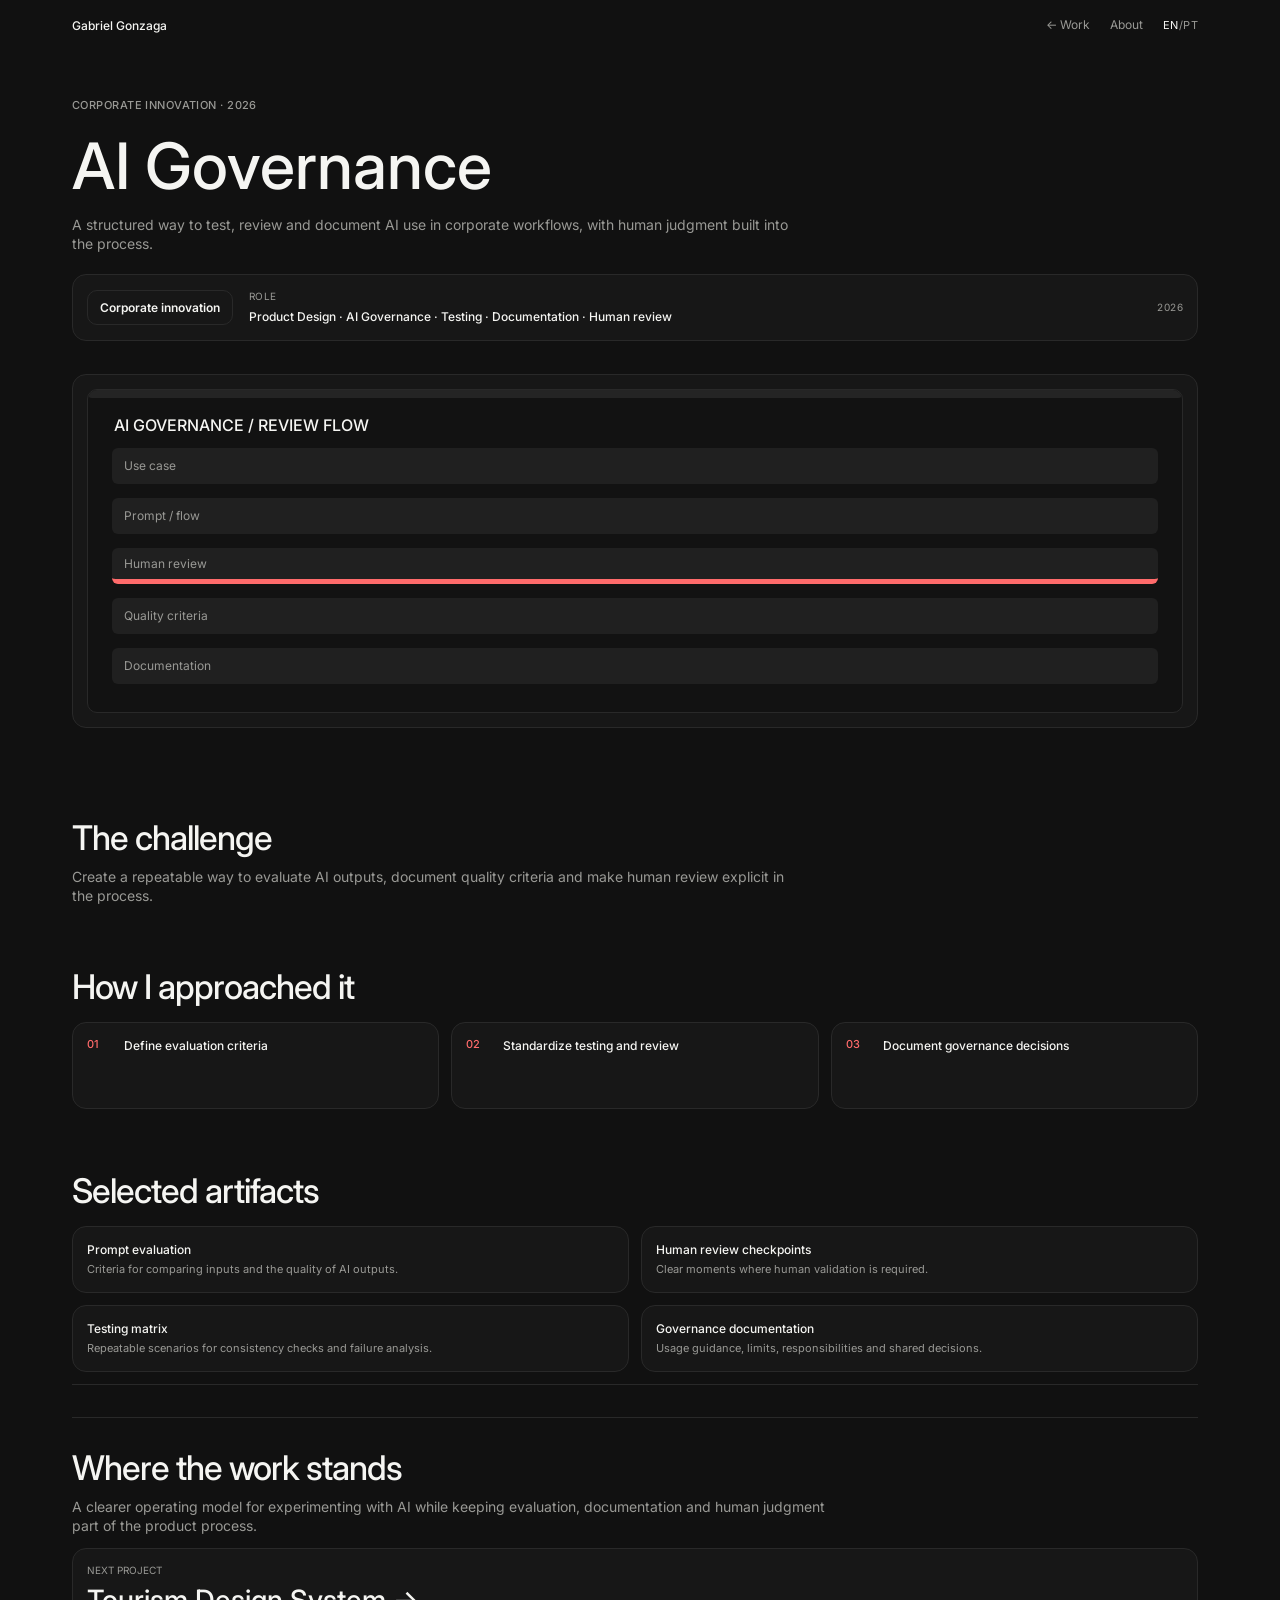
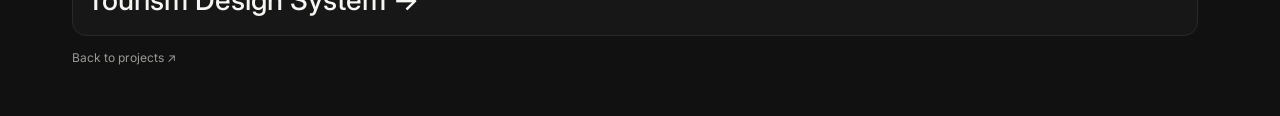
<file: portfolio/projects/ai-governance.html>
<!doctype html><html lang="en" data-lang="en"><head><meta charset="utf-8"><meta name="viewport" content="width=device-width,initial-scale=1,viewport-fit=cover"><meta name="theme-color" content="#111111"><meta name="description" content="AI Governance — Product Design case study by Gabriel Gonzaga."><link rel="icon" type="image/svg+xml" href="../favicon.svg"><title>AI Governance — Gabriel Gonzaga</title><link rel="stylesheet" href="../figma-portfolio.css"><link rel="stylesheet" href="../v42.css"><script src="../figma-portfolio.js" defer></script></head><body class="v42 case-page">
<header class="site-header"><div class="container header-inner"><a class="brand" href="../index.html">Gabriel Gonzaga</a><nav class="nav" aria-label="Primary navigation"><a href="../index.html#work" data-en="← Work" data-pt="← Projetos">← Work</a><a href="../about.html" data-en="About" data-pt="Sobre">About</a><button class="lang-toggle" type="button" data-lang-toggle><span class="active" data-lang-en>EN</span> / <span data-lang-pt>PT</span></button></nav></div></header>
<main>
<section class="case-hero" aria-labelledby="case-title"><div class="container"><p class="case-kicker" data-en="Corporate innovation · 2026" data-pt="Inovação corporativa · 2026">Corporate innovation · 2026</p><h1 id="case-title" data-en="AI Governance" data-pt="Governança de IA">AI Governance</h1><p class="case-intro" data-en="A structured way to test, review and document AI use in corporate workflows, with human judgment built into the process." data-pt="Uma forma estruturada de testar, revisar e documentar o uso de IA em fluxos corporativos, mantendo o julgamento humano no processo.">A structured way to test, review and document AI use in corporate workflows, with human judgment built into the process.</p><div class="role-card"><span class="role-tag" data-en="Corporate innovation" data-pt="Inovação corporativa">Corporate innovation</span><div class="role-copy"><span data-en="Role" data-pt="Atuação">Role</span><strong data-en="Product Design · AI Governance · Testing · Documentation · Human review" data-pt="Product Design · Governança de IA · Testes · Documentação · Revisão humana">Product Design · AI Governance · Testing · Documentation · Human review</strong></div><time datetime="2026">2026</time></div></div></section>
<section class="case-preview-section" aria-label="Selected product artifact preview"><div class="container"><div class="case-preview-shell"><div class="preview-window"><div class="preview-chrome"></div><p class="artifact-title">AI GOVERNANCE / REVIEW FLOW</p><div class="review-list" aria-hidden="true"><div class="review-row">Use case</div><div class="review-row">Prompt / flow</div><div class="review-row">Human review</div><div class="review-row">Quality criteria</div><div class="review-row">Documentation</div></div></div></div></div></section>
<section class="case-body"><div class="container"><section class="case-block challenge"><h2 data-en="The challenge" data-pt="O desafio">The challenge</h2><p data-en="Create a repeatable way to evaluate AI outputs, document quality criteria and make human review explicit in the process." data-pt="Criar uma forma repetível de avaliar saídas de IA, registrar critérios de qualidade e deixar a revisão humana explícita no processo.">Create a repeatable way to evaluate AI outputs, document quality criteria and make human review explicit in the process.</p></section><section class="case-block approach"><h2 data-en="How I approached it" data-pt="Como abordei">How I approached it</h2><div class="approach-grid"><article class="approach-item"><b>01</b><span data-en="Define evaluation criteria" data-pt="Definir critérios de avaliação">Define evaluation criteria<small data-en="Turn subjective quality expectations into visible, repeatable checks." data-pt="Transformar expectativas subjetivas de qualidade em critérios visíveis e repetíveis.">Turn subjective quality expectations into visible, repeatable checks.</small></span></article><article class="approach-item"><b>02</b><span data-en="Standardize testing and review" data-pt="Padronizar testes e revisão">Standardize testing and review<small data-en="Create repeatable steps for prompts, outputs and human validation." data-pt="Criar etapas repetíveis para prompts, saídas e validação humana.">Create repeatable steps for prompts, outputs and human validation.</small></span></article><article class="approach-item"><b>03</b><span data-en="Document governance decisions" data-pt="Documentar decisões de governança">Document governance decisions<small data-en="Make limits, responsibilities and usage guidance easy to find and reuse." data-pt="Deixar limites, responsabilidades e orientações de uso claros e fáceis de consultar.">Make limits, responsibilities and usage guidance easy to find and reuse.</small></span></article></div></section><section class="case-block artifacts-block"><h2 data-en="Selected artifacts" data-pt="Artefatos selecionados">Selected artifacts</h2><div class="artifacts"><article class="artifact"><strong data-en="Prompt evaluation" data-pt="Avaliação de prompts">Prompt evaluation</strong><span data-en="Criteria for comparing inputs and the quality of AI outputs." data-pt="Critérios para comparar entradas e avaliar a qualidade das saídas de IA.">Criteria for comparing inputs and the quality of AI outputs.</span></article><article class="artifact"><strong data-en="Human review checkpoints" data-pt="Pontos de revisão humana">Human review checkpoints</strong><span data-en="Clear moments where human validation is required." data-pt="Momentos definidos em que a validação humana é necessária.">Clear moments where human validation is required.</span></article><article class="artifact"><strong data-en="Testing matrix" data-pt="Matriz de testes">Testing matrix</strong><span data-en="Repeatable scenarios for consistency checks and failure analysis." data-pt="Cenários repetíveis para verificar consistência e analisar falhas.">Repeatable scenarios for consistency checks and failure analysis.</span></article><article class="artifact"><strong data-en="Governance documentation" data-pt="Documentação de governança">Governance documentation</strong><span data-en="Usage guidance, limits, responsibilities and shared decisions." data-pt="Orientações de uso, limites, responsabilidades e decisões compartilhadas.">Usage guidance, limits, responsibilities and shared decisions.</span></article></div></section><section class="case-block outcome"><h2 data-en="Where the work stands" data-pt="Onde o trabalho está hoje">Where the work stands</h2><p data-en="A clearer operating model for experimenting with AI while keeping evaluation, documentation and human judgment part of the product process." data-pt="Um modelo operacional mais claro para experimentar com IA sem separar avaliação, documentação e julgamento humano do processo de produto.">A clearer operating model for experimenting with AI while keeping evaluation, documentation and human judgment part of the product process.</p><a class="next-project" href="tourism-design-system.html"><small data-en="Next project" data-pt="Próximo projeto">Next project</small><strong>Tourism Design System →</strong></a><a class="back-link" href="../index.html#work" data-en="Back to projects ↗" data-pt="Voltar aos projetos ↗">Back to projects ↗</a></section></div></section>
</main></body></html>
</file>
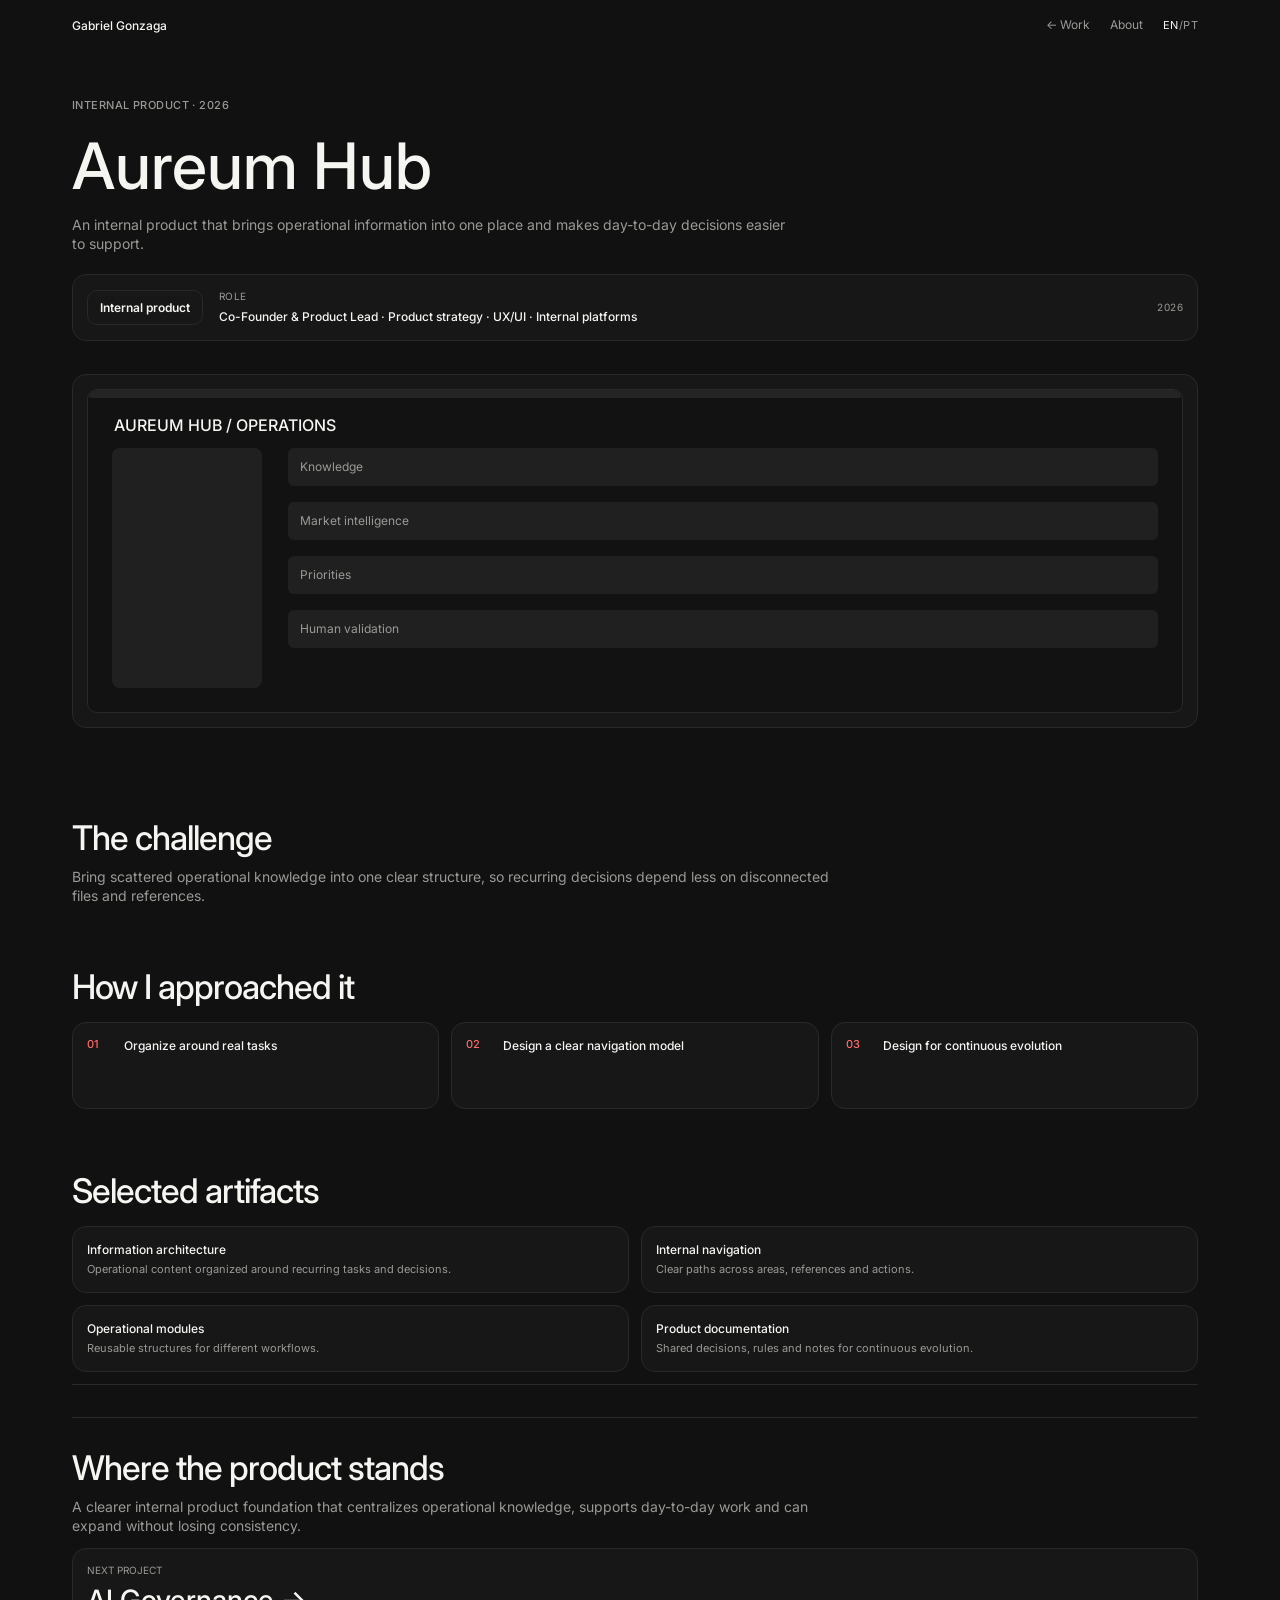
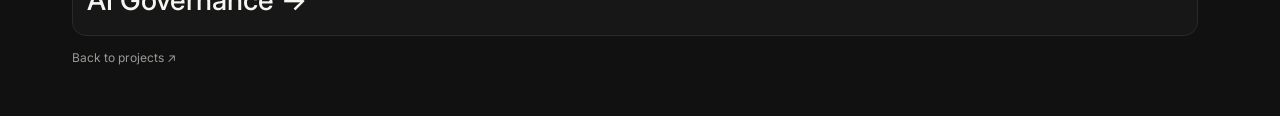
<file: portfolio/projects/aureum-hub.html>
<!doctype html><html lang="en" data-lang="en"><head><meta charset="utf-8"><meta name="viewport" content="width=device-width,initial-scale=1,viewport-fit=cover"><meta name="theme-color" content="#111111"><meta name="description" content="Aureum Hub — Product Design case study by Gabriel Gonzaga."><link rel="icon" type="image/svg+xml" href="../favicon.svg"><title>Aureum Hub — Gabriel Gonzaga</title><link rel="stylesheet" href="../figma-portfolio.css"><link rel="stylesheet" href="../v42.css"><script src="../figma-portfolio.js" defer></script></head><body class="v42 case-page">
<header class="site-header"><div class="container header-inner"><a class="brand" href="../index.html">Gabriel Gonzaga</a><nav class="nav" aria-label="Primary navigation"><a href="../index.html#work" data-en="← Work" data-pt="← Projetos">← Work</a><a href="../about.html" data-en="About" data-pt="Sobre">About</a><button class="lang-toggle" type="button" data-lang-toggle><span class="active" data-lang-en>EN</span> / <span data-lang-pt>PT</span></button></nav></div></header>
<main>
<section class="case-hero" aria-labelledby="case-title"><div class="container"><p class="case-kicker" data-en="Internal product · 2026" data-pt="Produto interno · 2026">Internal product · 2026</p><h1 id="case-title" data-en="Aureum Hub" data-pt="Aureum Hub">Aureum Hub</h1><p class="case-intro" data-en="An internal product that brings operational information into one place and makes day-to-day decisions easier to support." data-pt="Um produto interno que reúne informações operacionais em um só lugar e facilita decisões do dia a dia.">An internal product that brings operational information into one place and makes day-to-day decisions easier to support.</p><div class="role-card"><span class="role-tag" data-en="Internal product" data-pt="Produto interno">Internal product</span><div class="role-copy"><span data-en="Role" data-pt="Atuação">Role</span><strong data-en="Co-Founder &amp; Product Lead · Product strategy · UX/UI · Internal platforms" data-pt="Co-fundador &amp; Product Lead · Estratégia de produto · UX/UI · Plataformas internas">Co-Founder &amp; Product Lead · Product strategy · UX/UI · Internal platforms</strong></div><time datetime="2026">2026</time></div></div></section>
<section class="case-preview-section" aria-label="Selected product artifact preview"><div class="container"><div class="case-preview-shell"><div class="preview-window"><div class="preview-chrome"></div><p class="artifact-title">AUREUM HUB / OPERATIONS</p><div class="ops-rail" aria-hidden="true"></div><div class="ops-list" aria-hidden="true"><div class="ops-row">Knowledge</div><div class="ops-row">Market intelligence</div><div class="ops-row">Priorities</div><div class="ops-row">Human validation</div></div></div></div></div></section>
<section class="case-body"><div class="container"><section class="case-block challenge"><h2 data-en="The challenge" data-pt="O desafio">The challenge</h2><p data-en="Bring scattered operational knowledge into one clear structure, so recurring decisions depend less on disconnected files and references." data-pt="Reunir conhecimento operacional disperso em uma estrutura clara, reduzindo a dependência de arquivos e referências desconectadas para decisões recorrentes.">Bring scattered operational knowledge into one clear structure, so recurring decisions depend less on disconnected files and references.</p></section><section class="case-block approach"><h2 data-en="How I approached it" data-pt="Como abordei">How I approached it</h2><div class="approach-grid"><article class="approach-item"><b>01</b><span data-en="Organize around real tasks" data-pt="Organizar a partir das tarefas reais">Organize around real tasks<small data-en="Prioritize the information people need for recurring operational decisions." data-pt="Priorizar as informações necessárias para decisões operacionais recorrentes.">Prioritize the information people need for recurring operational decisions.</small></span></article><article class="approach-item"><b>02</b><span data-en="Design a clear navigation model" data-pt="Criar um modelo de navegação claro">Design a clear navigation model<small data-en="Reduce the need to hunt across disconnected files and tools." data-pt="Reduzir a necessidade de buscar informações em arquivos e ferramentas desconectadas.">Reduce the need to hunt across disconnected files and tools.</small></span></article><article class="approach-item"><b>03</b><span data-en="Design for continuous evolution" data-pt="Preparar para evolução contínua">Design for continuous evolution<small data-en="Keep the platform modular as new areas and workflows are added." data-pt="Manter a plataforma modular conforme novas áreas e fluxos são adicionados.">Keep the platform modular as new areas and workflows are added.</small></span></article></div></section><section class="case-block artifacts-block"><h2 data-en="Selected artifacts" data-pt="Artefatos selecionados">Selected artifacts</h2><div class="artifacts"><article class="artifact"><strong data-en="Information architecture" data-pt="Arquitetura da informação">Information architecture</strong><span data-en="Operational content organized around recurring tasks and decisions." data-pt="Conteúdo operacional organizado em torno de tarefas e decisões recorrentes.">Operational content organized around recurring tasks and decisions.</span></article><article class="artifact"><strong data-en="Internal navigation" data-pt="Navegação interna">Internal navigation</strong><span data-en="Clear paths across areas, references and actions." data-pt="Caminhos claros entre áreas, referências e ações.">Clear paths across areas, references and actions.</span></article><article class="artifact"><strong data-en="Operational modules" data-pt="Módulos operacionais">Operational modules</strong><span data-en="Reusable structures for different workflows." data-pt="Estruturas reutilizáveis para diferentes fluxos de trabalho.">Reusable structures for different workflows.</span></article><article class="artifact"><strong data-en="Product documentation" data-pt="Documentação de produto">Product documentation</strong><span data-en="Shared decisions, rules and notes for continuous evolution." data-pt="Decisões, regras e registros compartilhados para orientar a evolução contínua.">Shared decisions, rules and notes for continuous evolution.</span></article></div></section><section class="case-block outcome"><h2 data-en="Where the product stands" data-pt="Onde o produto está hoje">Where the product stands</h2><p data-en="A clearer internal product foundation that centralizes operational knowledge, supports day-to-day work and can expand without losing consistency." data-pt="Uma base de produto interno mais clara, que centraliza conhecimento operacional, apoia o trabalho do dia a dia e pode crescer sem perder consistência.">A clearer internal product foundation that centralizes operational knowledge, supports day-to-day work and can expand without losing consistency.</p><a class="next-project" href="ai-governance.html"><small data-en="Next project" data-pt="Próximo projeto">Next project</small><strong>AI Governance →</strong></a><a class="back-link" href="../index.html#work" data-en="Back to projects ↗" data-pt="Voltar aos projetos ↗">Back to projects ↗</a></section></div></section>
</main></body></html>
</file>
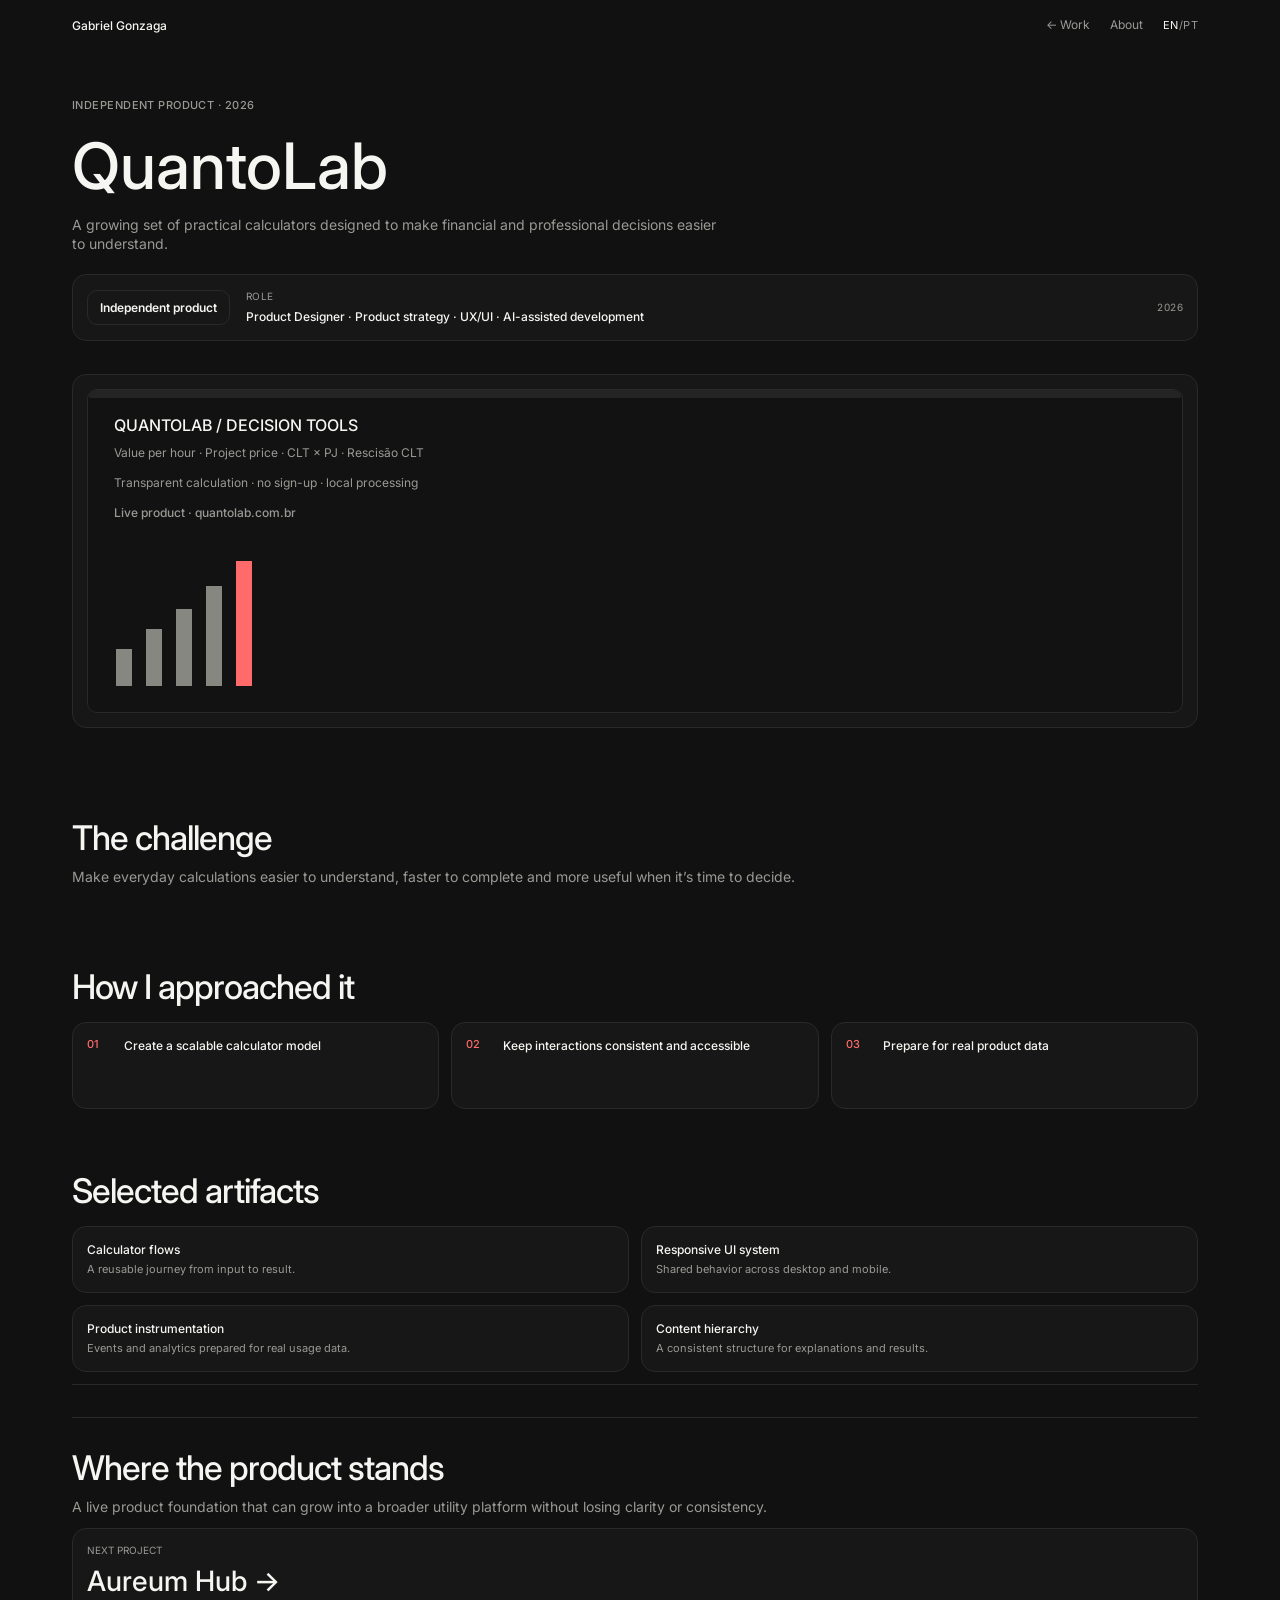
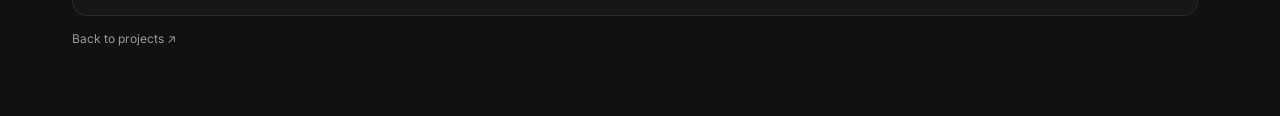
<file: portfolio/projects/quanto-lab.html>
<!doctype html><html lang="en" data-lang="en"><head><meta charset="utf-8"><meta name="viewport" content="width=device-width,initial-scale=1,viewport-fit=cover"><meta name="theme-color" content="#111111"><meta name="description" content="QuantoLab — Product Design case study by Gabriel Gonzaga."><link rel="icon" type="image/svg+xml" href="../favicon.svg"><title>QuantoLab — Gabriel Gonzaga</title><link rel="stylesheet" href="../figma-portfolio.css"><link rel="stylesheet" href="../v42.css"><script src="../figma-portfolio.js" defer></script></head><body class="v42 case-page">
<header class="site-header"><div class="container header-inner"><a class="brand" href="../index.html">Gabriel Gonzaga</a><nav class="nav" aria-label="Primary navigation"><a href="../index.html#work" data-en="← Work" data-pt="← Projetos">← Work</a><a href="../about.html" data-en="About" data-pt="Sobre">About</a><button class="lang-toggle" type="button" data-lang-toggle><span class="active" data-lang-en>EN</span> / <span data-lang-pt>PT</span></button></nav></div></header>
<main>
<section class="case-hero" aria-labelledby="case-title"><div class="container"><p class="case-kicker" data-en="Independent product · 2026" data-pt="Produto independente · 2026">Independent product · 2026</p><h1 id="case-title" data-en="QuantoLab" data-pt="QuantoLab">QuantoLab</h1><p class="case-intro" data-en="A growing set of practical calculators designed to make financial and professional decisions easier to understand." data-pt="Uma coleção em crescimento de calculadoras práticas para tornar decisões financeiras e profissionais mais fáceis de entender.">A growing set of practical calculators designed to make financial and professional decisions easier to understand.</p><div class="role-card"><span class="role-tag" data-en="Independent product" data-pt="Produto independente">Independent product</span><div class="role-copy"><span data-en="Role" data-pt="Atuação">Role</span><strong data-en="Product Designer · Product strategy · UX/UI · AI-assisted development" data-pt="Product Designer · Estratégia de produto · UX/UI · Desenvolvimento assistido por IA">Product Designer · Product strategy · UX/UI · AI-assisted development</strong></div><time datetime="2026">2026</time></div></div></section>
<section class="case-preview-section" aria-label="Selected product artifact preview"><div class="container"><div class="case-preview-shell"><div class="preview-window"><div class="preview-chrome"></div><p class="artifact-title">QUANTOLAB / DECISION TOOLS</p><p class="artifact-line one">Value per hour · Project price · CLT × PJ · Rescisão CLT</p><p class="artifact-line two">Transparent calculation · no sign-up · local processing</p><p class="artifact-line three">Live product · quantolab.com.br</p><div class="chart" aria-hidden="true"><i></i><i></i><i></i><i></i><i></i></div></div></div></div></section>
<section class="case-body"><div class="container"><section class="case-block challenge"><h2 data-en="The challenge" data-pt="O desafio">The challenge</h2><p data-en="Make everyday calculations easier to understand, faster to complete and more useful when it’s time to decide." data-pt="Tornar cálculos do dia a dia mais simples de entender, rápidos de concluir e úteis na hora de decidir.">Make everyday calculations easier to understand, faster to complete and more useful when it’s time to decide.</p></section><section class="case-block approach"><h2 data-en="How I approached it" data-pt="Como abordei">How I approached it</h2><div class="approach-grid"><article class="approach-item"><b>01</b><span data-en="Create a scalable calculator model" data-pt="Criar um modelo escalável de calculadora">Create a scalable calculator model<small data-en="Build one reusable structure instead of a collection of isolated tools." data-pt="Criar uma estrutura reutilizável em vez de uma coleção de ferramentas isoladas.">Build one reusable structure instead of a collection of isolated tools.</small></span></article><article class="approach-item"><b>02</b><span data-en="Keep interactions consistent and accessible" data-pt="Manter interações consistentes e acessíveis">Keep interactions consistent and accessible<small data-en="Use shared patterns as new calculators are added." data-pt="Usar padrões compartilhados conforme novas calculadoras são adicionadas.">Use shared patterns as new calculators are added.</small></span></article><article class="approach-item"><b>03</b><span data-en="Prepare for real product data" data-pt="Preparar o produto para dados reais">Prepare for real product data<small data-en="Instrument usage without inventing or simulating metrics." data-pt="Instrumentar o uso sem inventar ou simular métricas.">Instrument usage without inventing or simulating metrics.</small></span></article></div></section><section class="case-block artifacts-block"><h2 data-en="Selected artifacts" data-pt="Artefatos selecionados">Selected artifacts</h2><div class="artifacts"><article class="artifact"><strong data-en="Calculator flows" data-pt="Fluxos de cálculo">Calculator flows</strong><span data-en="A reusable journey from input to result." data-pt="Uma jornada reutilizável da entrada ao resultado.">A reusable journey from input to result.</span></article><article class="artifact"><strong data-en="Responsive UI system" data-pt="Sistema de interface responsiva">Responsive UI system</strong><span data-en="Shared behavior across desktop and mobile." data-pt="Comportamento consistente entre desktop e mobile.">Shared behavior across desktop and mobile.</span></article><article class="artifact"><strong data-en="Product instrumentation" data-pt="Instrumentação de produto">Product instrumentation</strong><span data-en="Events and analytics prepared for real usage data." data-pt="Eventos e analytics preparados para dados reais de uso.">Events and analytics prepared for real usage data.</span></article><article class="artifact"><strong data-en="Content hierarchy" data-pt="Hierarquia de conteúdo">Content hierarchy</strong><span data-en="A consistent structure for explanations and results." data-pt="Uma estrutura consistente para explicações e resultados.">A consistent structure for explanations and results.</span></article></div></section><section class="case-block outcome"><h2 data-en="Where the product stands" data-pt="Onde o produto está hoje">Where the product stands</h2><p data-en="A live product foundation that can grow into a broader utility platform without losing clarity or consistency." data-pt="Uma base de produto em produção que pode crescer para uma plataforma de utilidades mais ampla sem perder clareza nem consistência.">A live product foundation that can grow into a broader utility platform without losing clarity or consistency.</p><a class="next-project" href="aureum-hub.html"><small data-en="Next project" data-pt="Próximo projeto">Next project</small><strong>Aureum Hub →</strong></a><a class="back-link" href="../index.html#work" data-en="Back to projects ↗" data-pt="Voltar aos projetos ↗">Back to projects ↗</a></section></div></section>
</main></body></html>
</file>
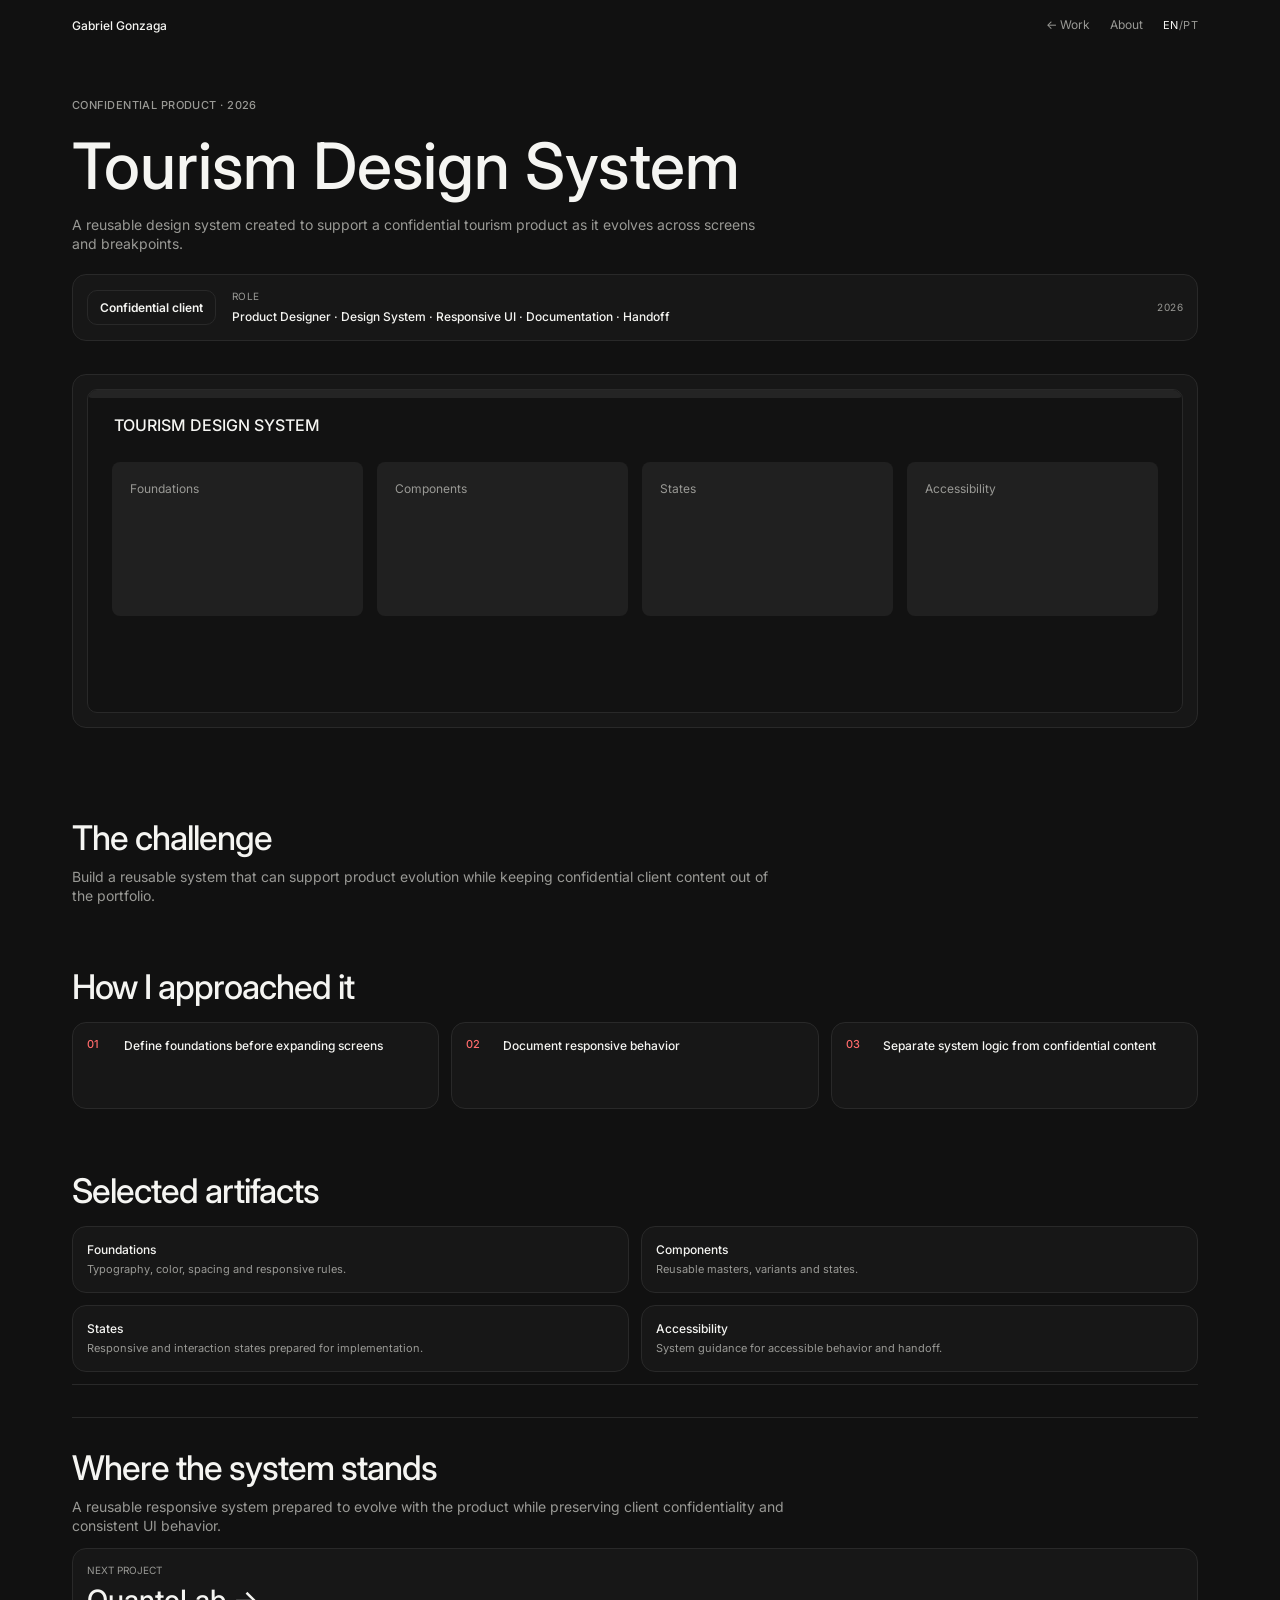
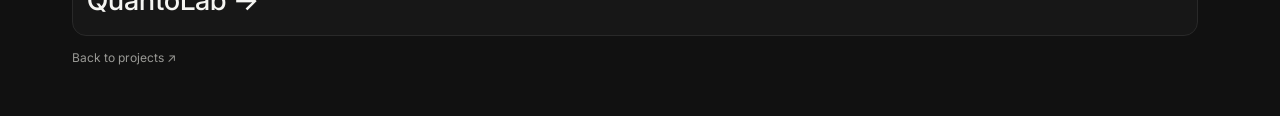
<file: portfolio/projects/tourism-design-system.html>
<!doctype html><html lang="en" data-lang="en"><head><meta charset="utf-8"><meta name="viewport" content="width=device-width,initial-scale=1,viewport-fit=cover"><meta name="theme-color" content="#111111"><meta name="description" content="Tourism Design System — Product Design case study by Gabriel Gonzaga."><link rel="icon" type="image/svg+xml" href="../favicon.svg"><title>Tourism Design System — Gabriel Gonzaga</title><link rel="stylesheet" href="../figma-portfolio.css"><link rel="stylesheet" href="../v42.css"><script src="../figma-portfolio.js" defer></script></head><body class="v42 case-page">
<header class="site-header"><div class="container header-inner"><a class="brand" href="../index.html">Gabriel Gonzaga</a><nav class="nav" aria-label="Primary navigation"><a href="../index.html#work" data-en="← Work" data-pt="← Projetos">← Work</a><a href="../about.html" data-en="About" data-pt="Sobre">About</a><button class="lang-toggle" type="button" data-lang-toggle><span class="active" data-lang-en>EN</span> / <span data-lang-pt>PT</span></button></nav></div></header>
<main>
<section class="case-hero" aria-labelledby="case-title"><div class="container"><p class="case-kicker" data-en="Confidential product · 2026" data-pt="Produto confidencial · 2026">Confidential product · 2026</p><h1 id="case-title" data-en="Tourism Design System" data-pt="Design System de Turismo">Tourism Design System</h1><p class="case-intro" data-en="A reusable design system created to support a confidential tourism product as it evolves across screens and breakpoints." data-pt="Um design system reutilizável criado para sustentar a evolução de um produto confidencial de turismo em diferentes telas e breakpoints.">A reusable design system created to support a confidential tourism product as it evolves across screens and breakpoints.</p><div class="role-card"><span class="role-tag" data-en="Confidential client" data-pt="Cliente confidencial">Confidential client</span><div class="role-copy"><span data-en="Role" data-pt="Atuação">Role</span><strong data-en="Product Designer · Design System · Responsive UI · Documentation · Handoff" data-pt="Product Designer · Design System · Interface responsiva · Documentação · Handoff">Product Designer · Design System · Responsive UI · Documentation · Handoff</strong></div><time datetime="2026">2026</time></div></div></section>
<section class="case-preview-section" aria-label="Selected product artifact preview"><div class="container"><div class="case-preview-shell"><div class="preview-window"><div class="preview-chrome"></div><p class="artifact-title">TOURISM DESIGN SYSTEM</p><div class="system-grid" aria-hidden="true"><div class="system-tile">Foundations</div><div class="system-tile">Components</div><div class="system-tile">States</div><div class="system-tile">Accessibility</div></div></div></div></div></section>
<section class="case-body"><div class="container"><section class="case-block challenge"><h2 data-en="The challenge" data-pt="O desafio">The challenge</h2><p data-en="Build a reusable system that can support product evolution while keeping confidential client content out of the portfolio." data-pt="Construir um sistema reutilizável que sustente a evolução do produto sem expor conteúdo confidencial do cliente no portfólio.">Build a reusable system that can support product evolution while keeping confidential client content out of the portfolio.</p></section><section class="case-block approach"><h2 data-en="How I approached it" data-pt="Como abordei">How I approached it</h2><div class="approach-grid"><article class="approach-item"><b>01</b><span data-en="Define foundations before expanding screens" data-pt="Definir fundações antes de expandir as telas">Define foundations before expanding screens<small data-en="Establish typography, color, spacing and reusable rules before scaling the interface." data-pt="Estabelecer tipografia, cor, espaçamento e regras reutilizáveis antes de ampliar a interface.">Establish typography, color, spacing and reusable rules before scaling the interface.</small></span></article><article class="approach-item"><b>02</b><span data-en="Document responsive behavior" data-pt="Documentar o comportamento responsivo">Document responsive behavior<small data-en="Specify how components adapt and behave across breakpoints." data-pt="Especificar como os componentes se adaptam e se comportam entre breakpoints.">Specify how components adapt and behave across breakpoints.</small></span></article><article class="approach-item"><b>03</b><span data-en="Separate system logic from confidential content" data-pt="Separar a lógica do sistema do conteúdo confidencial">Separate system logic from confidential content<small data-en="Show reusable structure without revealing product-specific information." data-pt="Mostrar a estrutura reutilizável sem revelar informações específicas do produto.">Show reusable structure without revealing product-specific information.</small></span></article></div></section><section class="case-block artifacts-block"><h2 data-en="Selected artifacts" data-pt="Artefatos selecionados">Selected artifacts</h2><div class="artifacts"><article class="artifact"><strong data-en="Foundations" data-pt="Fundações">Foundations</strong><span data-en="Typography, color, spacing and responsive rules." data-pt="Tipografia, cor, espaçamento e regras responsivas.">Typography, color, spacing and responsive rules.</span></article><article class="artifact"><strong data-en="Components" data-pt="Componentes">Components</strong><span data-en="Reusable masters, variants and states." data-pt="Masters, variantes e estados reutilizáveis.">Reusable masters, variants and states.</span></article><article class="artifact"><strong data-en="States" data-pt="Estados">States</strong><span data-en="Responsive and interaction states prepared for implementation." data-pt="Estados responsivos e de interação preparados para implementação.">Responsive and interaction states prepared for implementation.</span></article><article class="artifact"><strong data-en="Accessibility" data-pt="Acessibilidade">Accessibility</strong><span data-en="System guidance for accessible behavior and handoff." data-pt="Orientações de sistema para comportamento acessível e handoff.">System guidance for accessible behavior and handoff.</span></article></div></section><section class="case-block outcome"><h2 data-en="Where the system stands" data-pt="Onde o sistema está hoje">Where the system stands</h2><p data-en="A reusable responsive system prepared to evolve with the product while preserving client confidentiality and consistent UI behavior." data-pt="Um sistema responsivo reutilizável, preparado para evoluir com o produto preservando a confidencialidade do cliente e a consistência da interface.">A reusable responsive system prepared to evolve with the product while preserving client confidentiality and consistent UI behavior.</p><a class="next-project" href="quanto-lab.html"><small data-en="Next project" data-pt="Próximo projeto">Next project</small><strong>QuantoLab →</strong></a><a class="back-link" href="../index.html#work" data-en="Back to projects ↗" data-pt="Voltar aos projetos ↗">Back to projects ↗</a></section></div></section>
</main></body></html>
</file>
<file: styles.css>
:root{
  color-scheme:dark;
  --bg:#080b10;
  --bg-elev:#0d1219;
  --surface:rgba(255,255,255,.045);
  --surface-strong:rgba(255,255,255,.07);
  --text:#f4f7fb;
  --text-soft:#c0c7d1;
  --muted:#8d98a7;
  --muted-2:#66717f;
  --line:rgba(255,255,255,.10);
  --line-strong:rgba(255,255,255,.17);
  --blue:#8ab8ff;
  --green:#9bf2c0;
  --blue-rgb:138,184,255;
  --green-rgb:155,242,192;
  --nav-bg:rgba(8,11,16,.76);
  --button-bg:#f4f7fb;
  --button-text:#0a0d12;
  --shadow:0 18px 60px rgba(0,0,0,.24);
  --grid-line:rgba(255,255,255,.025);
  --max:1160px;
}

html[data-theme="light"]{
  color-scheme:light;
  --bg:#f5f8fb;
  --bg-elev:#ffffff;
  --surface:rgba(255,255,255,.70);
  --surface-strong:rgba(255,255,255,.92);
  --text:#111722;
  --text-soft:#384354;
  --muted:#687486;
  --muted-2:#8993a1;
  --line:rgba(17,23,34,.10);
  --line-strong:rgba(17,23,34,.18);
  --blue:#397be5;
  --green:#178c63;
  --blue-rgb:57,123,229;
  --green-rgb:23,140,99;
  --nav-bg:rgba(245,248,251,.80);
  --button-bg:#101722;
  --button-text:#ffffff;
  --shadow:0 18px 55px rgba(36,53,74,.10);
  --grid-line:rgba(17,23,34,.035);
}

*{box-sizing:border-box}
html{scroll-behavior:smooth}
body{
  margin:0;
  background:
    radial-gradient(circle at 12% 8%,rgba(var(--blue-rgb),.11),transparent 30rem),
    radial-gradient(circle at 88% 16%,rgba(var(--green-rgb),.09),transparent 27rem),
    radial-gradient(circle at 66% 82%,rgba(var(--blue-rgb),.055),transparent 32rem),
    var(--bg);
  color:var(--text);
  font-family:Inter,ui-sans-serif,-apple-system,BlinkMacSystemFont,"Segoe UI",sans-serif;
  line-height:1.6;
  -webkit-font-smoothing:antialiased;
  transition:background-color .25s ease,color .25s ease;
  overflow-x:hidden;
}
body::before{
  content:"";
  position:fixed;
  inset:0;
  z-index:-1;
  pointer-events:none;
  background-image:
    linear-gradient(var(--grid-line) 1px,transparent 1px),
    linear-gradient(90deg,var(--grid-line) 1px,transparent 1px);
  background-size:48px 48px;
  mask-image:linear-gradient(to bottom,#000 0%,rgba(0,0,0,.78) 42%,transparent 92%);
}
::selection{background:rgba(var(--green-rgb),.55);color:var(--text)}
a{color:inherit}
button,a{-webkit-tap-highlight-color:transparent}

.skip-link{position:absolute;left:16px;top:-60px;background:var(--button-bg);color:var(--button-text);padding:10px 14px;border-radius:10px;z-index:1000;text-decoration:none}
.skip-link:focus{top:14px}
.shell{width:min(calc(100% - 40px),var(--max));margin-inline:auto}

.topbar{position:sticky;top:0;z-index:50;padding:14px 0;background:linear-gradient(to bottom,var(--nav-bg),transparent);backdrop-filter:blur(18px)}
.nav-wrap{min-height:62px;display:grid;grid-template-columns:auto 1fr auto;align-items:center;gap:28px;border:1px solid var(--line);background:var(--surface);border-radius:18px;padding:9px 10px 9px 14px;box-shadow:var(--shadow)}
.brand{display:flex;align-items:center;gap:10px;text-decoration:none;font-weight:760;letter-spacing:-.025em;white-space:nowrap}
.brand-mark{width:30px;height:30px;border-radius:9px;display:grid;place-items:center;color:#07100b;font-size:11px;font-weight:900;background:linear-gradient(135deg,var(--green),var(--blue));box-shadow:inset 0 0 0 1px rgba(255,255,255,.22)}
.brand-name{font-size:14px}
.nav-links{display:flex;align-items:center;justify-content:center;gap:4px}
.nav-links a{color:var(--muted);font-size:13px;text-decoration:none;padding:9px 11px;border-radius:10px;transition:.2s ease}
.nav-links a:hover,.nav-links a:focus-visible{color:var(--text);background:var(--surface-strong);outline:none}
.nav-actions{display:flex;align-items:center;gap:8px}
.contact-link{min-height:40px;display:inline-flex;align-items:center;justify-content:center;gap:7px;padding:0 14px;border-radius:11px;background:var(--button-bg);color:var(--button-text);font-size:13px;font-weight:760;text-decoration:none}
.theme-toggle{width:40px;height:40px;border:1px solid var(--line);border-radius:11px;background:var(--surface);color:var(--text);cursor:pointer;display:grid;place-items:center;position:relative;transition:background .2s ease,border-color .2s ease,transform .2s ease}
.theme-toggle:hover{background:var(--surface-strong);border-color:var(--line-strong);transform:translateY(-1px)}
.theme-toggle:focus-visible{outline:2px solid var(--blue);outline-offset:2px}
.theme-icon{position:absolute;font-size:19px;line-height:1;transition:opacity .2s ease,transform .25s ease}
html[data-theme="dark"] .theme-icon-sun{opacity:1;transform:rotate(0) scale(1)}
html[data-theme="dark"] .theme-icon-moon{opacity:0;transform:rotate(-35deg) scale(.7)}
html[data-theme="light"] .theme-icon-sun{opacity:0;transform:rotate(35deg) scale(.7)}
html[data-theme="light"] .theme-icon-moon{opacity:1;transform:rotate(0) scale(1)}

.hero{padding:110px 0 88px;min-height:78vh;display:flex;align-items:center}
.hero-layout{display:grid;grid-template-columns:minmax(0,1.35fr) minmax(300px,.65fr);gap:72px;align-items:end}
.eyebrow,.section-kicker,.micro-label{margin:0;color:var(--muted);font-size:11px;font-weight:800;letter-spacing:.12em;text-transform:uppercase}
.eyebrow{display:flex;align-items:center;gap:10px;margin-bottom:24px}
.status-dot{width:7px;height:7px;border-radius:999px;background:var(--green);box-shadow:0 0 0 5px rgba(var(--green-rgb),.10)}
h1{margin:0;max-width:880px;font-size:clamp(2.85rem,6.2vw,5.8rem);line-height:.94;letter-spacing:-.065em;font-weight:760;text-wrap:balance}
.gradient-text{background:linear-gradient(105deg,var(--text) 0%,var(--blue) 52%,var(--green) 100%);-webkit-background-clip:text;background-clip:text;color:transparent}
.hero-copy{max-width:710px;margin:30px 0 0;color:var(--text-soft);font-size:clamp(1.02rem,1.45vw,1.18rem);line-height:1.72;letter-spacing:-.01em}
.hero-actions{display:flex;flex-wrap:wrap;gap:10px;margin-top:30px}
.button{min-height:46px;display:inline-flex;align-items:center;justify-content:center;padding:0 16px;border-radius:12px;border:1px solid var(--line);text-decoration:none;font-size:13px;font-weight:730;transition:transform .18s ease,border-color .18s ease,background .18s ease}
.button:hover{transform:translateY(-2px);border-color:var(--line-strong)}
.button-primary{background:var(--button-bg);color:var(--button-text);border-color:transparent}
.button-ghost{background:var(--surface);color:var(--text)}
.hero-aside{border-top:1px solid var(--line)}
.micro-label{padding:15px 0 11px;color:var(--green)}
.aside-row{display:grid;grid-template-columns:100px 1fr;gap:18px;padding:15px 0;border-top:1px solid var(--line);font-size:12px}
.aside-row span{color:var(--muted)}
.aside-row strong{font-weight:650;color:var(--text);text-align:right}

.ticker{border-top:1px solid var(--line);border-bottom:1px solid var(--line);overflow:hidden;white-space:nowrap;color:var(--muted-2);font-size:11px;text-transform:uppercase;letter-spacing:.12em}
.ticker-track{display:inline-block;padding:14px 0;animation:ticker 34s linear infinite}
.ticker span{margin-right:42px}
@keyframes ticker{to{transform:translateX(-50%)}}

.section{padding:100px 0}
.section-soft{background:linear-gradient(180deg,transparent,var(--surface),transparent)}
.section-head{display:grid;grid-template-columns:190px 1fr;gap:46px;margin-bottom:50px;align-items:start}
.section-head h2,.about-copy h2,.contact-layout h2{margin:0;font-size:clamp(1.95rem,3.4vw,3.25rem);line-height:1.06;letter-spacing:-.045em;font-weight:710;text-wrap:balance}
.section-head p:not(.section-kicker){max-width:700px;margin:18px 0 0;color:var(--muted);font-size:15px;line-height:1.7}
.section-kicker{padding-top:7px;color:var(--muted-2)}

.work-list{border-top:1px solid var(--line)}
.work-item{display:grid;grid-template-columns:150px 1fr 220px;gap:34px;padding:38px 0;border-bottom:1px solid var(--line);align-items:start;transition:transform .22s ease}
.work-item:hover{transform:translateX(4px)}
.work-meta{display:grid;gap:7px;color:var(--muted-2);font-size:11px;text-transform:uppercase;letter-spacing:.09em}
.work-meta span:first-child{color:var(--blue);font-weight:800}
.work-type{margin:0 0 9px;color:var(--muted-2);font-size:11px;text-transform:uppercase;letter-spacing:.09em;font-weight:760}
.work-body h3{margin:0 0 12px;font-size:clamp(1.55rem,2.3vw,2.25rem);letter-spacing:-.04em;line-height:1.05}
.work-body>p:last-child{margin:0;max-width:680px;color:var(--muted);font-size:14px;line-height:1.75}
.work-focus{display:flex;flex-wrap:wrap;justify-content:flex-end;gap:7px}
.work-focus span{padding:6px 9px;border:1px solid var(--line);border-radius:999px;color:var(--muted);font-size:10px;white-space:nowrap}

.timeline{border-top:1px solid var(--line)}
.timeline-row{display:grid;grid-template-columns:190px 1fr;gap:40px;padding:29px 0;border-bottom:1px solid var(--line)}
.timeline-date{display:flex;flex-direction:column;gap:7px;color:var(--muted-2);font-size:12px}
.current-badge{width:max-content;padding:4px 7px;border-radius:999px;background:rgba(var(--green-rgb),.11);color:var(--green);font-size:10px;font-weight:800;text-transform:uppercase;letter-spacing:.08em}
.timeline-main h3{margin:0;font-size:19px;letter-spacing:-.025em}
.timeline-main .role{margin:4px 0 10px;color:var(--text-soft);font-size:13px;font-weight:620}
.timeline-main>p:last-child{margin:0;max-width:760px;color:var(--muted);font-size:13px;line-height:1.7}

.compact-head{margin-bottom:34px}
.capability-grid{display:grid;grid-template-columns:repeat(3,1fr);border-top:1px solid var(--line);border-left:1px solid var(--line)}
.capability{min-height:220px;padding:26px;border-right:1px solid var(--line);border-bottom:1px solid var(--line)}
.capability>span{color:var(--muted-2);font-size:10px;font-weight:800;letter-spacing:.1em}
.capability h3{margin:38px 0 10px;font-size:18px;letter-spacing:-.025em}
.capability p{margin:0;color:var(--muted);font-size:13px;line-height:1.65}

.about-layout{display:grid;grid-template-columns:1fr 1fr;gap:76px;align-items:start}
.about-copy .section-kicker{margin-bottom:22px}
.about-copy h2{margin-bottom:26px}
.about-copy>p{margin:0 0 17px;color:var(--text-soft);font-size:15px;line-height:1.75}
.facts{border-top:1px solid var(--line)}
.fact{display:grid;grid-template-columns:125px 1fr;gap:24px;padding:19px 0;border-bottom:1px solid var(--line)}
.fact>span{color:var(--muted-2);font-size:11px}
.fact strong{display:block;font-size:13px;font-weight:680}
.fact small{display:block;margin-top:4px;color:var(--muted);font-size:12px;line-height:1.55}

.contact-section{padding:96px 0 74px}
.contact-layout{display:grid;grid-template-columns:190px 1fr;gap:46px;padding-top:46px;border-top:1px solid var(--line)}
.contact-layout h2{max-width:850px}
.contact-layout>div>p{max-width:620px;margin:20px 0 0;color:var(--muted);font-size:15px}
footer{padding:28px 0 42px;color:var(--muted-2);font-size:11px}
.footer-wrap{display:flex;align-items:center;justify-content:space-between;gap:20px;padding-top:22px;border-top:1px solid var(--line)}

@media(max-width:920px){
  .nav-links{display:none}
  .nav-wrap{grid-template-columns:auto 1fr auto}
  .hero-layout{grid-template-columns:1fr;gap:52px}
  .hero-aside{max-width:640px}
  .section-head,.contact-layout{grid-template-columns:1fr;gap:14px}
  .work-item{grid-template-columns:110px 1fr;gap:26px}
  .work-focus{grid-column:2;justify-content:flex-start}
  .capability-grid{grid-template-columns:repeat(2,1fr)}
  .about-layout{grid-template-columns:1fr;gap:52px}
}

@media(max-width:620px){
  .shell{width:min(calc(100% - 24px),var(--max))}
  .topbar{padding:10px 0}
  .nav-wrap{min-height:56px;padding:7px 8px 7px 10px;gap:10px}
  .brand-name{display:none}
  .contact-link{display:none}
  .theme-toggle{width:38px;height:38px}
  .hero{min-height:auto;padding:76px 0 62px}
  h1{font-size:clamp(2.6rem,12vw,4.05rem);line-height:.98}
  .hero-copy{font-size:16px;margin-top:24px}
  .aside-row{grid-template-columns:90px 1fr}
  .section{padding:76px 0}
  .section-head{margin-bottom:36px}
  .section-head h2,.about-copy h2,.contact-layout h2{font-size:clamp(1.8rem,8vw,2.45rem)}
  .work-item{grid-template-columns:1fr;gap:12px;padding:31px 0}
  .work-meta{display:flex;justify-content:space-between}
  .work-focus{grid-column:1;justify-content:flex-start;margin-top:4px}
  .timeline-row{grid-template-columns:1fr;gap:12px}
  .timeline-date{flex-direction:row;align-items:center;gap:10px}
  .capability-grid{grid-template-columns:1fr}
  .capability{min-height:190px}
  .fact{grid-template-columns:100px 1fr}
  .contact-section{padding:74px 0 58px}
  .footer-wrap{flex-direction:column;align-items:flex-start}
}

@media(prefers-reduced-motion:reduce){
  *{scroll-behavior:auto!important;animation-duration:.01ms!important;animation-iteration-count:1!important;transition-duration:.01ms!important}
}
</file>
<file: portfolio/figma-portfolio.css>
@import url('https://fonts.googleapis.com/css2?family=Inter:wght@400;500;600&display=swap');

/* Gabriel Gonzaga — Portfolio V4.1
   Single production design system. Source of truth: cleaned Figma V4.1.
   Production polish: Frontend Design Premium + Impeccable. */

:root{
  --bg:#111111;
  --surface:#171717;
  --surface-2:#1d1d1d;
  --surface-3:#202020;
  --surface-hover:#1a1a1a;
  --preview:#121212;
  --photo:#34383a;
  --text:#f5f5f2;
  --text-bright:#ffffff;
  --text-inverse:#111111;
  --muted:#999995;
  --line:#292929;
  --line-strong:#3a3a3a;
  --accent:#ff6b6b;
  --accent-hover:#ff7a7a;
  --chart:#878781;
  --bar:#242424;
  --scrollbar-track:#111111;
  --scrollbar-thumb:#3a3a3a;
  --scrollbar-thumb-hover:#505050;
  --space-8:8px;
  --space-12:12px;
  --space-16:16px;
  --space-20:20px;
  --space-24:24px;
  --space-32:32px;
  --space-40:40px;
  --space-48:48px;
  --space-64:64px;
  --space-80:80px;
  --radius-8:8px;
  --radius-10:10px;
  --radius-12:12px;
  --radius-14:14px;
  --radius-pill:999px;
  --max:1440px;
  --gutter:72px;
  --header-h:62px;
  --marquee-duration:20s;
  --z-marquee:20;
  --z-sticky:100;
}

*{box-sizing:border-box}
html{background:var(--bg);color:var(--text);color-scheme:dark;scroll-behavior:smooth;scrollbar-gutter:stable;scrollbar-color:var(--scrollbar-thumb) var(--scrollbar-track);scrollbar-width:thin}
body{margin:0;background:var(--bg);color:var(--text);font-family:Inter,"Helvetica Neue",Arial,sans-serif;font-size:14px;line-height:1.5;-webkit-font-smoothing:antialiased;text-rendering:optimizeLegibility;overflow-x:clip}
img{display:block;max-width:100%}
a{color:inherit;text-decoration:none}
button,input,textarea,select{font:inherit;color:inherit}
button{touch-action:manipulation}
svg{display:block}
h1,h2,h3{text-wrap:balance}
p,li{text-wrap:pretty}
::selection{background:var(--accent);color:var(--text-inverse)}
:focus-visible{outline:2px solid var(--accent);outline-offset:3px}
[id]{scroll-margin-top:calc(var(--header-h) + 14px)}

*::-webkit-scrollbar{width:11px;height:11px}
*::-webkit-scrollbar-track{background:var(--scrollbar-track)}
*::-webkit-scrollbar-thumb{background:var(--scrollbar-thumb);border:3px solid var(--scrollbar-track);border-radius:var(--radius-pill)}
*::-webkit-scrollbar-thumb:hover{background:var(--scrollbar-thumb-hover)}

.skip-link{position:fixed;left:var(--gutter);top:10px;z-index:calc(var(--z-sticky) + 10);display:inline-flex;align-items:center;min-height:44px;padding:0 14px;border:1px solid var(--line-strong);border-radius:var(--radius-pill);background:var(--text);color:var(--text-inverse);font-size:12px;font-weight:600;transform:translateY(-140%);transition:transform .18s cubic-bezier(.16,1,.3,1)}
.skip-link:focus-visible{transform:translateY(0)}

.container{width:min(100%,var(--max));margin-inline:auto;padding-inline:var(--gutter)}
.page-section{padding:64px 0;border-top:1px solid var(--line)}
.eyebrow{margin:0 0 12px;color:var(--muted);font-size:10px;line-height:1.2;font-weight:600;letter-spacing:.07em;text-transform:uppercase}
.section-head .eyebrow,.page-section>.container>.eyebrow,.case-block>.eyebrow,.resume-card>.eyebrow{display:none}
.section-title{margin:0;font-size:40px;font-weight:500;letter-spacing:-.03em;line-height:1.04}
.section-copy{max-width:68ch;margin:14px 0 0;color:var(--muted);font-size:14px;line-height:1.55}

/* Header */
.site-header{position:sticky;top:0;z-index:var(--z-sticky);height:var(--header-h);background:rgba(17,17,17,.96);border-bottom:1px solid var(--line);backdrop-filter:blur(12px);-webkit-backdrop-filter:blur(12px)}
.header-inner{height:100%;display:flex;align-items:center;justify-content:space-between;gap:30px}
.brand{display:inline-flex;align-items:center;min-height:44px;font-size:12px;font-weight:500;white-space:nowrap}
.nav{display:flex;align-items:center;gap:22px;color:var(--muted);font-size:12px;line-height:1.2}
.nav a,.lang-toggle{display:inline-flex;align-items:center;min-height:44px;transition:color .18s ease,opacity .18s ease}
.nav a:hover,.nav a:focus-visible,.nav a[aria-current="page"],.lang-toggle:hover,.lang-toggle:focus-visible{color:var(--text)}
.nav a:active,.lang-toggle:active{opacity:.72}
.lang-toggle{border:0;background:transparent;padding:0;cursor:pointer;color:var(--muted);font-size:11px;letter-spacing:.04em}
.lang-toggle .active{color:var(--text)}

/* Hero */
.hero{padding:54px 0 58px}
.hero-grid{display:grid;grid-template-columns:minmax(0,1fr) 360px;gap:clamp(44px,7vw,108px);align-items:center;min-height:470px}
.hero-copy{max-width:930px;min-width:0}
.hero-kicker{margin:0 0 18px;color:var(--muted);font-size:10px;line-height:1.2;font-weight:600;letter-spacing:.07em;text-transform:uppercase}
.hero h1{margin:0;max-width:900px;font-size:72px;font-weight:500;letter-spacing:-.035em;line-height:.99;text-wrap:balance}
.hero-sub{max-width:68ch;margin:18px 0 0;color:var(--muted);font-size:14px;line-height:1.55}
.primary-btn{display:inline-flex;align-items:center;justify-content:center;min-height:44px;margin-top:20px;padding:0 20px;border-radius:var(--radius-pill);background:var(--text);color:var(--text-inverse);font-size:12px;font-weight:600;transition:transform .18s cubic-bezier(.16,1,.3,1),background .18s ease}
.primary-btn:hover,.primary-btn:focus-visible{transform:translateY(-1px);background:var(--text-bright)}
.primary-btn:active{transform:translateY(0) scale(.985)}
.portrait-card{overflow:hidden;border:1px solid var(--line);border-top:4px solid var(--accent);border-radius:var(--radius-14);background:var(--surface)}
.portrait{width:100%;aspect-ratio:1.18/1;overflow:hidden;background:var(--photo)}
.portrait img{width:100%;height:100%;object-fit:cover;object-position:center 34%}
.portrait-meta{padding:12px 13px 13px}
.portrait-meta strong{display:block;font-size:11px;font-weight:500}
.portrait-meta span{display:block;margin-top:3px;color:var(--muted);font-size:10px;line-height:1.5}

/* Infinite marquee */
.marquee{position:relative;width:100%;overflow:hidden;border-top:1px solid var(--line);border-bottom:1px solid var(--line);background:var(--surface);white-space:nowrap}
.marquee-track{display:flex;width:max-content;will-change:transform;animation:marquee-left var(--marquee-duration) linear infinite}
.marquee.is-paused .marquee-track{animation-play-state:paused}
.marquee-group{display:flex;align-items:center;flex-shrink:0;height:68px;padding-right:88px}
.marquee-group span{display:inline-flex;align-items:center;padding-inline:20px;font-size:12px;letter-spacing:.015em;text-transform:uppercase}
.marquee-group span:nth-child(3n){color:var(--accent)}
.marquee-group span::after{content:"✦";margin-left:26px;color:var(--muted);font-size:8px}
.marquee-toggle{position:absolute;right:var(--gutter);top:50%;z-index:var(--z-marquee);display:inline-flex;align-items:center;justify-content:center;min-width:64px;min-height:44px;padding:0 13px;border:1px solid var(--line-strong);border-radius:var(--radius-pill);background:var(--bg);color:var(--text);font-size:10px;font-weight:500;cursor:pointer;transform:translateY(-50%);transition:border-color .18s ease,background .18s ease,color .18s ease}
.marquee-toggle:hover,.marquee-toggle:focus-visible{border-color:var(--accent);background:var(--surface-2)}
.marquee-toggle:active{background:var(--surface-3)}
@keyframes marquee-left{to{transform:translateX(-50%)}}

/* Selected Work */
.section-head{display:flex;align-items:end;justify-content:space-between;gap:32px;margin-bottom:24px}
.work-grid{display:grid;grid-template-columns:repeat(3,minmax(0,1fr));gap:14px}
.project-card{position:relative;display:flex;flex-direction:column;min-width:0;padding:15px;border:1px solid var(--line);border-radius:var(--radius-14);background:var(--surface);transition:transform .18s cubic-bezier(.16,1,.3,1),border-color .18s ease,background .18s ease}
.project-card:hover,.project-card:focus-visible{transform:translateY(-2px);border-color:var(--line-strong);background:var(--surface-hover)}
.project-card:active{transform:translateY(0) scale(.995)}
.project-card.featured{grid-column:1/-1;display:grid;grid-template-columns:minmax(245px,.55fr) minmax(0,1.55fr);gap:16px;min-height:335px}
.project-copy{display:flex;flex-direction:column;align-items:flex-start;min-width:0}
.project-meta{color:var(--muted);font-size:10px;text-transform:uppercase;letter-spacing:.06em}
.project-card h3{margin:9px 0 5px;font-size:18px;font-weight:500;letter-spacing:-.015em;line-height:1.12}
.project-card.featured h3{font-size:24px}
.project-card p{margin:0;color:var(--muted);font-size:12px;line-height:1.5}
.project-link{display:inline-flex;align-items:center;min-height:36px;margin-top:8px;font-size:11px}
.project-arrow{position:absolute;right:14px;bottom:12px;font-size:15px}
.project-preview{position:relative;overflow:hidden;min-height:170px;margin-top:14px;border:1px solid var(--line);border-radius:var(--radius-10);background:var(--preview)}
.project-card.featured .project-preview{height:100%;min-height:305px;margin:0}
.preview-bar{height:8px;margin:9px;border-radius:4px;background:var(--bar)}
.preview-lines{display:grid;gap:9px;padding:12px}
.preview-lines span{display:block;height:9px;border-radius:3px;background:var(--surface-3)}
.preview-lines span:nth-child(2){width:72%}.preview-lines span:nth-child(3){width:86%}.preview-lines span:nth-child(4){width:60%}
.preview-quantolab .chart{position:absolute;left:30px;bottom:25px;height:110px;display:flex;align-items:end;gap:12px}
.preview-quantolab .chart i{display:block;width:13px;background:var(--chart);border-radius:2px 2px 0 0}
.preview-quantolab .chart i:nth-child(1){height:34%}.preview-quantolab .chart i:nth-child(2){height:48%}.preview-quantolab .chart i:nth-child(3){height:64%}.preview-quantolab .chart i:nth-child(4){height:82%}.preview-quantolab .chart i:nth-child(5){height:100%;background:var(--accent)}
.preview-ai .preview-lines span:nth-child(3){width:100%;height:8px;background:var(--accent)}
.preview-tourism .tiles{display:grid;grid-template-columns:repeat(4,minmax(42px,1fr));gap:10px;padding:20px}.preview-tourism .tiles i{height:66px;background:var(--surface-3);border-radius:var(--radius-8)}
.preview-aureum{display:grid;grid-template-columns:82px 1fr;gap:12px;padding:14px}.preview-aureum:before{content:"";display:block;min-height:115px;background:var(--surface-3);border-radius:7px}.preview-aureum .preview-lines{padding:0}

/* About teaser */
.about-teaser{display:grid;grid-template-columns:minmax(0,1fr) 360px;gap:64px;align-items:center}
.about-teaser .section-title{max-width:760px}
.current-card{padding:16px;border:1px solid var(--line);border-radius:var(--radius-14);background:var(--surface)}
.current-card strong{display:block;margin:6px 0 5px;font-size:13px;font-weight:500}
.current-card span{display:block;color:var(--muted);font-size:11px;line-height:1.55}
.text-link,.resume-link{display:inline-flex;align-items:center;min-height:44px;margin-top:10px;font-size:12px;border-bottom:1px solid transparent}
.text-link:hover,.text-link:focus-visible,.resume-link:hover,.resume-link:focus-visible{border-color:var(--accent)}

/* Brand system */
.brand-badge{display:inline-flex;align-items:center;gap:9px;min-width:0;height:34px;padding:0 11px;border:1px solid var(--line);border-radius:9px;background:var(--surface-2)}
.brand-symbol{display:grid;place-items:center;flex:0 0 22px;width:22px;height:22px;border:1px solid var(--line-strong);border-radius:6px;color:var(--text);font-size:9px;font-weight:600}
.brand-name{min-width:0;color:var(--text);font-size:10px;font-weight:500;white-space:nowrap;overflow:hidden;text-overflow:ellipsis}
.brand-icon{width:16px;height:16px;fill:currentColor;color:var(--text)}
.brand-icon.stroke{fill:none;stroke:currentColor;stroke-width:1.5}

/* Experience */
.experience-list{margin-top:18px;border-top:1px solid var(--line)}
.exp-row{display:grid;grid-template-columns:190px 1fr 160px;gap:22px;align-items:center;padding:15px 0;border-bottom:1px solid var(--line)}
.exp-brand .brand-badge{width:100%;justify-content:flex-start;background:var(--surface)}
.exp-role{font-size:13px;font-weight:500}
.exp-role small{display:block;margin-top:3px;color:var(--muted);font-size:11px;font-weight:400;line-height:1.45}
.exp-date{text-align:right;color:var(--muted);font-size:11px}

/* Education */
.education-grid{display:grid;grid-template-columns:repeat(2,minmax(0,1fr));gap:12px;margin-top:20px}
.edu-card{padding:15px;border:1px solid var(--line);border-radius:var(--radius-14);background:var(--surface)}
.edu-card .brand-badge{background:transparent}
.edu-card h3{margin:15px 0 4px;font-size:13px;font-weight:500}
.edu-card p{margin:0;color:var(--muted);font-size:11px}
.education-grid.four{grid-template-columns:repeat(2,minmax(0,1fr))}

/* Tools */
.tools-grid{display:grid;grid-template-columns:repeat(4,minmax(0,1fr));gap:9px;margin-top:18px}
.tool-chip{display:flex;align-items:center;gap:10px;min-width:0;height:44px;padding:0 12px;border:1px solid var(--line);border-radius:var(--radius-10);background:var(--surface);font-size:11px;white-space:nowrap;overflow:hidden}
.tool-icon-wrap{display:grid;place-items:center;flex:0 0 24px;width:24px;height:24px;border:1px solid var(--line-strong);border-radius:6px;background:var(--surface-2);color:var(--text)}
.tool-chip>span:last-child{min-width:0;flex:1;overflow:hidden;text-overflow:ellipsis;color:var(--text)}
.tool-letter{font-size:8px;font-weight:600;letter-spacing:-.02em}

/* Contact */
.contact{padding:58px 0 70px;border-top:1px solid var(--line)}
.contact h2{width:100%;max-width:610px;margin:0;font-size:56px;font-weight:500;letter-spacing:-.035em;line-height:1;overflow-wrap:anywhere}
.contact a.email{display:inline-flex;align-items:center;min-height:44px;margin-top:10px;padding-bottom:2px;border-bottom:2px solid var(--accent);font-size:12px}
.contact a.email:hover,.contact a.email:focus-visible{border-color:var(--accent-hover)}

/* About page */
.about-hero{padding:58px 0 68px}
.about-hero-grid{display:grid;grid-template-columns:minmax(0,1fr) 380px;gap:78px;align-items:center}
.about-hero h1{max-width:800px;margin:0;font-size:72px;font-weight:500;line-height:.99;letter-spacing:-.035em;text-wrap:balance}
.about-hero .lead{max-width:70ch;margin:18px 0 0;color:var(--muted);font-size:14px;line-height:1.55}
.about-hero .portrait-card{width:380px}
.principles{display:grid;grid-template-columns:repeat(3,minmax(0,1fr));gap:18px;margin-top:20px}
.principle{display:block;padding:16px 0;border:0;border-top:1px solid var(--line);border-radius:0;background:transparent}
.principle .num{display:none}
.principle h3{margin:0 0 5px;font-size:13px;font-weight:500}
.principle p{margin:0;color:var(--muted);font-size:11px;line-height:1.5}
.resume-link{margin:0 0 12px}

/* Case studies */
.case-hero{padding:54px 0 30px}
.case-hero h1{max-width:100%;margin:12px 0 0;font-size:72px;line-height:.99;letter-spacing:-.035em;font-weight:500;text-wrap:balance;overflow-wrap:normal}
.case-intro{max-width:68ch;margin:17px 0 0;color:var(--muted);font-size:13px;line-height:1.55}
.role-card{display:grid;grid-template-columns:auto 1fr 110px;gap:18px;align-items:center;margin-top:22px;padding:13px 14px;border:1px solid var(--line);border-radius:var(--radius-14);background:var(--surface)}
.role-tag{display:inline-flex;align-items:center;min-height:32px;padding:0 11px;border:1px solid var(--line-strong);border-radius:var(--radius-8);font-size:10px;white-space:nowrap}
.role-copy span{display:block;color:var(--muted);font-size:10px;text-transform:uppercase}.role-copy strong{display:block;margin-top:3px;font-size:11px;font-weight:500;line-height:1.45}.role-card time{color:var(--muted);font-size:11px;text-align:right}
.case-preview{height:400px;margin-top:30px;border:1px solid var(--line);border-radius:var(--radius-14);background:var(--preview);overflow:hidden}
.case-preview .project-preview{height:100%;min-height:0;margin:0;border:0;border-radius:0}
.case-body{padding:30px 0 62px}
.case-block{padding:32px 0;border-top:1px solid var(--line)}
.case-block:first-child{border-top:0;padding-top:18px}
.case-block h2{margin:0;font-size:40px;font-weight:500;letter-spacing:-.03em;line-height:1.04}.case-block>p{max-width:72ch;margin:10px 0 0;color:var(--muted);font-size:13px;line-height:1.55}
.approach-grid{display:grid;grid-template-columns:repeat(3,minmax(0,1fr));gap:10px;margin-top:18px}
.approach-item{display:grid;grid-template-columns:28px minmax(0,1fr);gap:9px;padding:14px;border:1px solid var(--line);border-radius:var(--radius-12);background:var(--surface);font-size:12px;line-height:1.45}.approach-item b{color:var(--accent);font-size:10px;font-weight:500}.approach-item span{min-width:0}.approach-item small{display:block;margin-top:5px;color:var(--muted);font-size:10px;line-height:1.5}
.artifacts{display:grid;grid-template-columns:repeat(2,minmax(0,1fr));gap:10px;margin-top:18px}.artifact{padding:14px;border:1px solid var(--line);border-radius:var(--radius-12);background:var(--surface)}.artifact strong{display:block;font-size:12px;font-weight:500}.artifact span{display:block;margin-top:4px;color:var(--muted);font-size:10px;line-height:1.5}
.next-project{display:block;margin-top:26px;padding:18px;border:1px solid var(--line);border-radius:var(--radius-14);background:var(--surface);transition:border-color .18s ease,background .18s ease,transform .18s cubic-bezier(.16,1,.3,1)}.next-project:hover,.next-project:focus-visible{border-color:var(--line-strong);background:var(--surface-hover);transform:translateY(-1px)}.next-project:active{transform:translateY(0)}.next-project small{display:block;color:var(--muted);font-size:10px;text-transform:uppercase}.next-project strong{display:block;margin-top:6px;font-size:22px;font-weight:500}
.back-link{display:inline-flex;align-items:center;min-height:44px;margin-top:8px;color:var(--muted);font-size:11px}.back-link:hover,.back-link:focus-visible{color:var(--text)}

/* Résumé — current V4.1 system */
.resume-page .site-header{position:sticky}
.resume-main{padding:48px 0 68px}
.resume-hero{padding:24px 0 44px;border-bottom:1px solid var(--line)}
.resume-hero h1{margin:0;font-size:64px;font-weight:500;letter-spacing:-.035em;line-height:.99}
.resume-role{margin:14px 0 0;color:var(--text);font-size:14px}
.resume-lead{max-width:72ch;margin:18px 0 0;color:var(--muted);font-size:13px;line-height:1.55}
.resume-contact{display:flex;flex-wrap:wrap;gap:8px 18px;margin-top:20px;color:var(--muted);font-size:11px}.resume-contact a{display:inline-flex;align-items:center}.resume-contact a:hover,.resume-contact a:focus-visible{color:var(--text)}
.resume-grid{display:grid;grid-template-columns:repeat(2,minmax(0,1fr));gap:12px;margin-top:24px}
.resume-card{padding:20px;border:1px solid var(--line);border-radius:var(--radius-14);background:var(--surface)}
.resume-card.resume-wide{grid-column:1/-1}
.resume-card h2{margin:0 0 14px;font-size:22px;font-weight:500;letter-spacing:-.025em}.resume-card h2:not(:first-child){margin-top:26px}
.resume-card h3{margin:0 0 5px;font-size:13px;font-weight:500}
.resume-card p,.resume-card li{color:var(--muted);font-size:12px;line-height:1.6}
.resume-card ul{margin:9px 0 0;padding-left:18px}.resume-card li+li{margin-top:5px}
.resume-meta{margin:0;color:var(--muted)!important;font-size:11px!important}
.resume-job+.resume-job,.resume-project+.resume-project{margin-top:20px;padding-top:20px;border-top:1px solid var(--line)}
.resume-project p:last-child{margin-bottom:0}
.resume-tools{display:flex;flex-wrap:wrap;gap:7px}
.resume-tools span{padding:7px 9px;border:1px solid var(--line);border-radius:var(--radius-8);background:var(--surface-2);color:var(--text);font-size:10px}
.resume-footer{padding:26px 0 44px;border-top:1px solid var(--line)}
.resume-footer-inner{display:flex;justify-content:space-between;gap:20px;color:var(--muted);font-size:11px}

@media (max-width:1280px){
  :root{--gutter:72px}
  .hero-grid{grid-template-columns:minmax(0,1fr) 330px;gap:64px}
  .hero h1,.about-hero h1,.case-hero h1{font-size:68px}
  .about-hero-grid{grid-template-columns:minmax(0,1fr) 340px;gap:58px}.about-hero .portrait-card{width:340px}
}

@media (max-width:1024px){
  :root{--gutter:48px}
  .hero-grid{grid-template-columns:minmax(0,1fr) 270px;gap:42px}.hero h1{font-size:58px}
  .project-card.featured{grid-template-columns:minmax(190px,.55fr) 1.45fr}
  .about-teaser{grid-template-columns:minmax(0,1fr) 310px;gap:42px}
  .exp-row{grid-template-columns:170px 1fr 130px}
  .about-hero-grid{grid-template-columns:minmax(0,1fr) 280px;gap:42px}.about-hero .portrait-card{width:280px}.about-hero h1{font-size:58px}
  .case-hero h1{font-size:60px}.case-preview{height:360px}
}

@media (max-width:768px){
  :root{--gutter:32px;--header-h:58px}
  .nav{gap:16px}.nav a[data-nav="experience"]{display:none}
  .hero{padding:46px 0 50px}.hero-grid{grid-template-columns:minmax(0,1fr) 220px;gap:28px;min-height:auto}.hero h1{font-size:50px}.hero-sub{font-size:13px}
  .page-section{padding:54px 0}.section-title{font-size:36px}
  .project-card.featured{grid-template-columns:minmax(170px,.58fr) 1.42fr;min-height:300px}.project-card.featured .project-preview{min-height:270px}.project-preview{min-height:150px}
  .about-teaser{grid-template-columns:minmax(0,1fr) 260px;gap:32px}
  .exp-row{grid-template-columns:150px 1fr 115px;gap:16px}
  .tools-grid{grid-template-columns:repeat(4,minmax(0,1fr))}.tool-chip{padding-inline:9px;gap:7px}.tool-icon-wrap{width:22px;height:22px;flex-basis:22px}
  .about-hero{padding:46px 0 56px}.about-hero-grid{grid-template-columns:minmax(0,1fr) 240px;gap:30px}.about-hero .portrait-card{width:240px}.about-hero h1{font-size:52px}
  .case-preview{height:340px}
  .resume-hero h1{font-size:54px}.resume-grid{grid-template-columns:1fr}
}

@media (max-width:600px){
  :root{--gutter:18px;--header-h:54px}
  .brand{font-size:11px}.nav{gap:12px}.nav a[data-nav="work"],.nav a[data-nav="experience"]{display:none}.nav{font-size:11px}.lang-toggle{font-size:10px}
  .hero{padding:28px 0 34px}.hero-grid{display:flex;flex-direction:column;align-items:stretch;gap:22px}.hero h1{font-size:44px;line-height:1;max-width:100%}.hero-kicker{margin-bottom:12px}.hero-sub{margin-top:12px;font-size:14px}.primary-btn{margin-top:15px}
  .portrait-card{width:min(100%,360px);align-self:flex-start}.portrait{aspect-ratio:1.35/1}.portrait-meta{padding:10px 11px}.portrait-meta span{font-size:11px}
  .marquee-group{height:56px;padding-right:82px}.marquee-group span{padding-inline:15px;font-size:10px}.marquee-group span::after{margin-left:20px}.marquee-toggle{right:var(--gutter);min-width:60px;font-size:10px}
  .page-section{padding:42px 0}.section-title{font-size:31px}.section-copy{font-size:14px;line-height:1.55}
  .section-head{margin-bottom:17px}.work-grid{grid-template-columns:1fr;gap:9px}.project-card.featured{grid-column:auto;display:flex;min-height:0}.project-card.featured .project-preview{height:210px;min-height:210px;margin-top:13px}.project-preview{min-height:165px}.project-card.featured h3{font-size:22px}.project-card p{font-size:13px}.project-meta{font-size:10px}.project-link{font-size:12px}
  .about-teaser{grid-template-columns:1fr;gap:18px}.current-card{padding:14px}.current-card span{font-size:12px}
  .exp-row{grid-template-columns:1fr;gap:9px;padding:14px 0}.exp-brand .brand-badge{width:max-content;max-width:100%}.exp-date{text-align:left;font-size:11px}.exp-role{font-size:13px}.exp-role small{font-size:12px}
  .education-grid,.education-grid.four{grid-template-columns:1fr;gap:8px}.edu-card{padding:13px}.edu-card p{font-size:11px}
  .tools-grid{grid-template-columns:repeat(2,minmax(0,1fr));gap:7px}.tool-chip{height:44px;font-size:11px}
  .contact{padding:44px 0 54px}.contact h2{max-width:100%;font-size:38px}.contact a.email{font-size:12px}
  .about-hero{padding:30px 0 38px}.about-hero-grid{display:flex;flex-direction:column;align-items:stretch;gap:22px}.about-hero h1{font-size:44px;line-height:1}.about-hero .lead{font-size:14px;margin-top:13px}.about-hero .portrait-card{width:100%}.about-hero .portrait{aspect-ratio:1.18/1}
  .principles{grid-template-columns:1fr;gap:0}.principle{padding:15px 0}.principle p{font-size:13px}
  .case-hero{padding:30px 0 20px}.case-hero h1{font-size:44px;line-height:1}.case-intro{font-size:14px;margin-top:12px}.role-card{grid-template-columns:1fr;gap:10px;margin-top:17px}.role-card time{text-align:left;font-size:11px}.role-copy strong{font-size:12px}.case-preview{height:240px;margin-top:22px}.case-body{padding:22px 0 46px}.case-block{padding:26px 0}.case-block h2{font-size:31px}.case-block>p{font-size:14px}.approach-grid,.artifacts{grid-template-columns:1fr}.approach-item{font-size:13px}.approach-item small{font-size:12px}.artifact strong{font-size:13px}.artifact span{font-size:12px}.next-project strong{font-size:21px}.back-link{font-size:12px}
  .resume-main{padding:30px 0 48px}.resume-hero{padding:10px 0 30px}.resume-hero h1{font-size:44px}.resume-role{font-size:13px}.resume-lead{font-size:13px}.resume-grid{gap:8px}.resume-card{padding:16px}.resume-card h2{font-size:20px}.resume-card p,.resume-card li{font-size:13px}.resume-meta{font-size:11px!important}.resume-contact{display:grid;gap:0}.resume-contact a{min-height:44px}.resume-footer-inner{flex-direction:column}
}

@media (max-width:430px){
  .case-hero h1{max-width:100%;font-size:42px;overflow-wrap:normal;word-break:normal}
}

@media (max-width:390px){
  :root{--gutter:16px}
  .hero h1{font-size:41px}.project-card{padding:12px}.project-card.featured .project-preview{height:195px;min-height:195px}.preview-quantolab .chart{height:78px;left:18px;bottom:18px;gap:9px}.preview-quantolab .chart i{width:9px}
  .section-title{font-size:29px}.tools-grid{gap:6px}.tool-chip{padding-inline:8px;gap:7px;font-size:11px}.tool-icon-wrap{width:21px;height:21px;flex-basis:21px}
  .about-hero h1{font-size:41px}.contact h2{font-size:36px}.case-hero h1{font-size:40px}
}

@media (max-width:360px){
  :root{--gutter:16px}
  .hero h1{font-size:39px}.contact h2{font-size:35px}.about-hero h1{font-size:39px}.case-hero h1{font-size:38px}.resume-hero h1{font-size:40px}
  .tool-chip{font-size:10.5px}
}

@media (prefers-reduced-motion:reduce){
  html{scroll-behavior:auto}
  *,*::before,*::after{animation-duration:.01ms!important;animation-iteration-count:1!important;transition-duration:.01ms!important}
  .marquee-track{animation:none!important;transform:none!important}
  .marquee-toggle{display:none}
  .primary-btn:hover,.primary-btn:focus-visible,.project-card:hover,.project-card:focus-visible,.next-project:hover,.next-project:focus-visible{transform:none}
}

@media (forced-colors:active){
  :focus-visible{outline:2px solid Highlight;outline-offset:3px}
  .project-card,.current-card,.edu-card,.tool-chip,.role-card,.approach-item,.artifact,.next-project,.portrait-card,.brand-badge,.brand-symbol,.tool-icon-wrap,.marquee-toggle{border-color:CanvasText}
  .primary-btn,.skip-link{background:ButtonFace;color:ButtonText;border:1px solid ButtonText}
}
</file>
<file: portfolio/v42.css>
@import url("v42-core.css");
@import url("v42-secondary.css");
@import url("v42-responsive.css");
</file>
